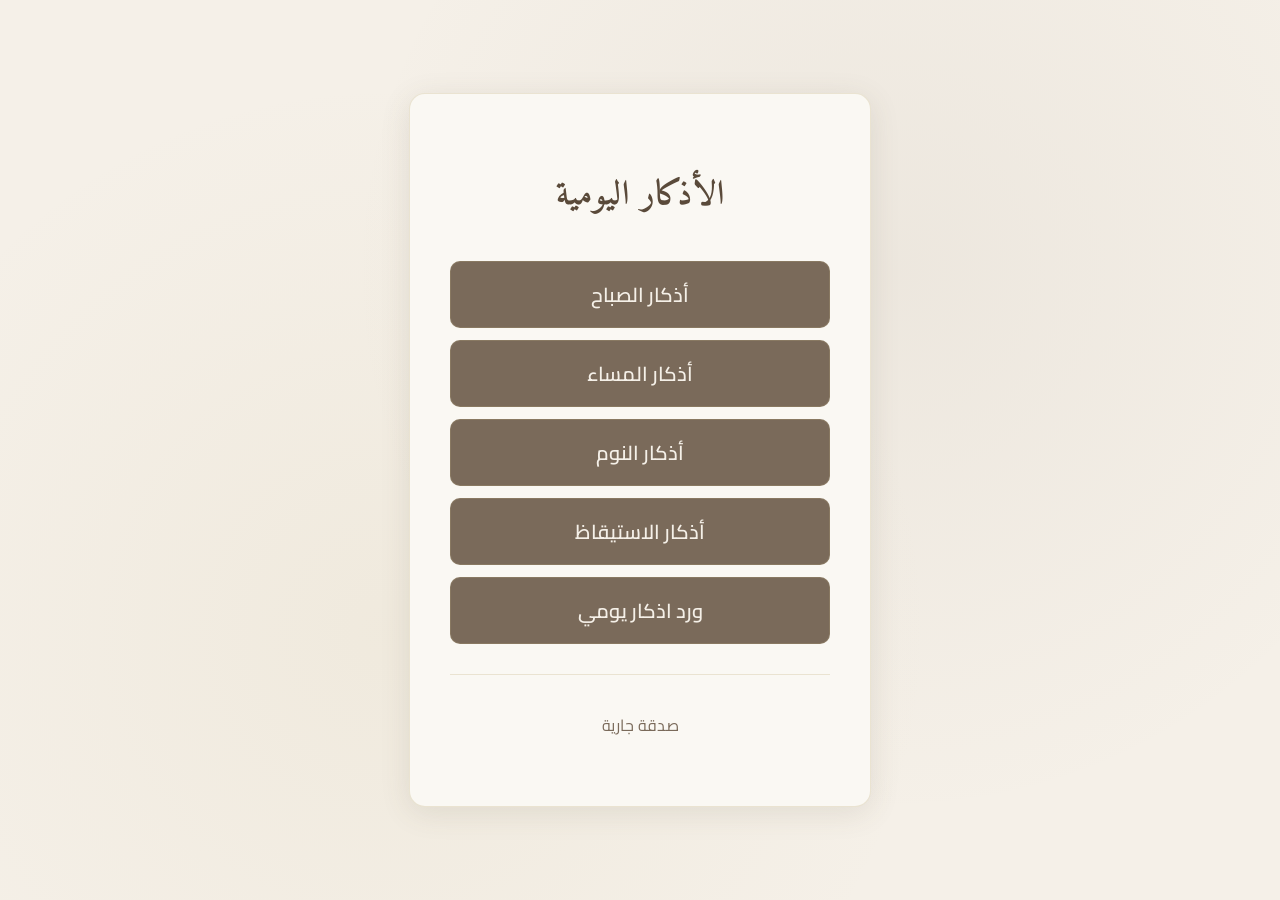
<file: index.html>
<!DOCTYPE html>
<html lang="ar">

<head>
  <meta charset="UTF-8" />
  <meta name="viewport" content="width=device-width, initial-scale=1.0" />
  <title>الأذكار اليومية</title>

  <link rel="stylesheet" href="https://cdnjs.cloudflare.com/ajax/libs/font-awesome/6.5.1/css/all.min.css" />

  <link rel="stylesheet" href="css/style.css" />
  <link rel="icon" href="images/logo.png">

  <meta name="description" content="تطبيق ويب بسيط لأذكار الصباح والمساء والنوم والاستيقاظ، صدقة جارية">
  <link rel="canonical" href="https://ahmedshawky10001-svg.github.io/daily-azkar/">
  <meta name="robots" content="index, follow">
  <meta name="theme-color" content="#0d0d0d">
  <meta name="author" content="Ahmed Shawky">

  <meta property="og:title" content="الأذكار اليومية">
  <meta property="og:description" content="تطبيق ويب بسيط لأذكار الصباح والمساء والنوم والاستيقاظ، صدقة جارية">
  <meta property="og:image" content="https://ahmedshawky10001-svg.github.io/daily-azkar/images/daily-azkar.webp">
  <meta property="og:url" content="https://ahmedshawky10001-svg.github.io/daily-azkar/">
  <meta property="og:type" content="website">

  <meta name="twitter:card" content="summary_large_image">
  <meta name="twitter:title" content="الأذكار اليومية">
  <meta name="twitter:description" content="تطبيق ويب بسيط لأذكار الصباح والمساء والنوم والاستيقاظ، صدقة جارية">
  <meta name="twitter:image" content="https://ahmedshawky10001-svg.github.io/daily-azkar/images/daily-azkar.webp">
</head>

<body class="index-body">

  <main class="index-container">

    <h1>الأذكار اليومية</h1>

    <a href="pages/اذكار الصباح.html">أذكار الصباح</a>

    <a href="pages/اذكار المساء.html">أذكار المساء</a>

    <a href="pages/اذكار النوم.html">أذكار النوم</a>

    <a href="pages/اذكار الاستيقاظ من النوم.html">أذكار الاستيقاظ</a>

    <a href="pages/ورد اذكار يومي.html">ورد اذكار يومي</a>

    <div class="sadaqa-text">
      <p>صدقة جارية</p>
    </div>

  </main>

</body>

</html>
</file>
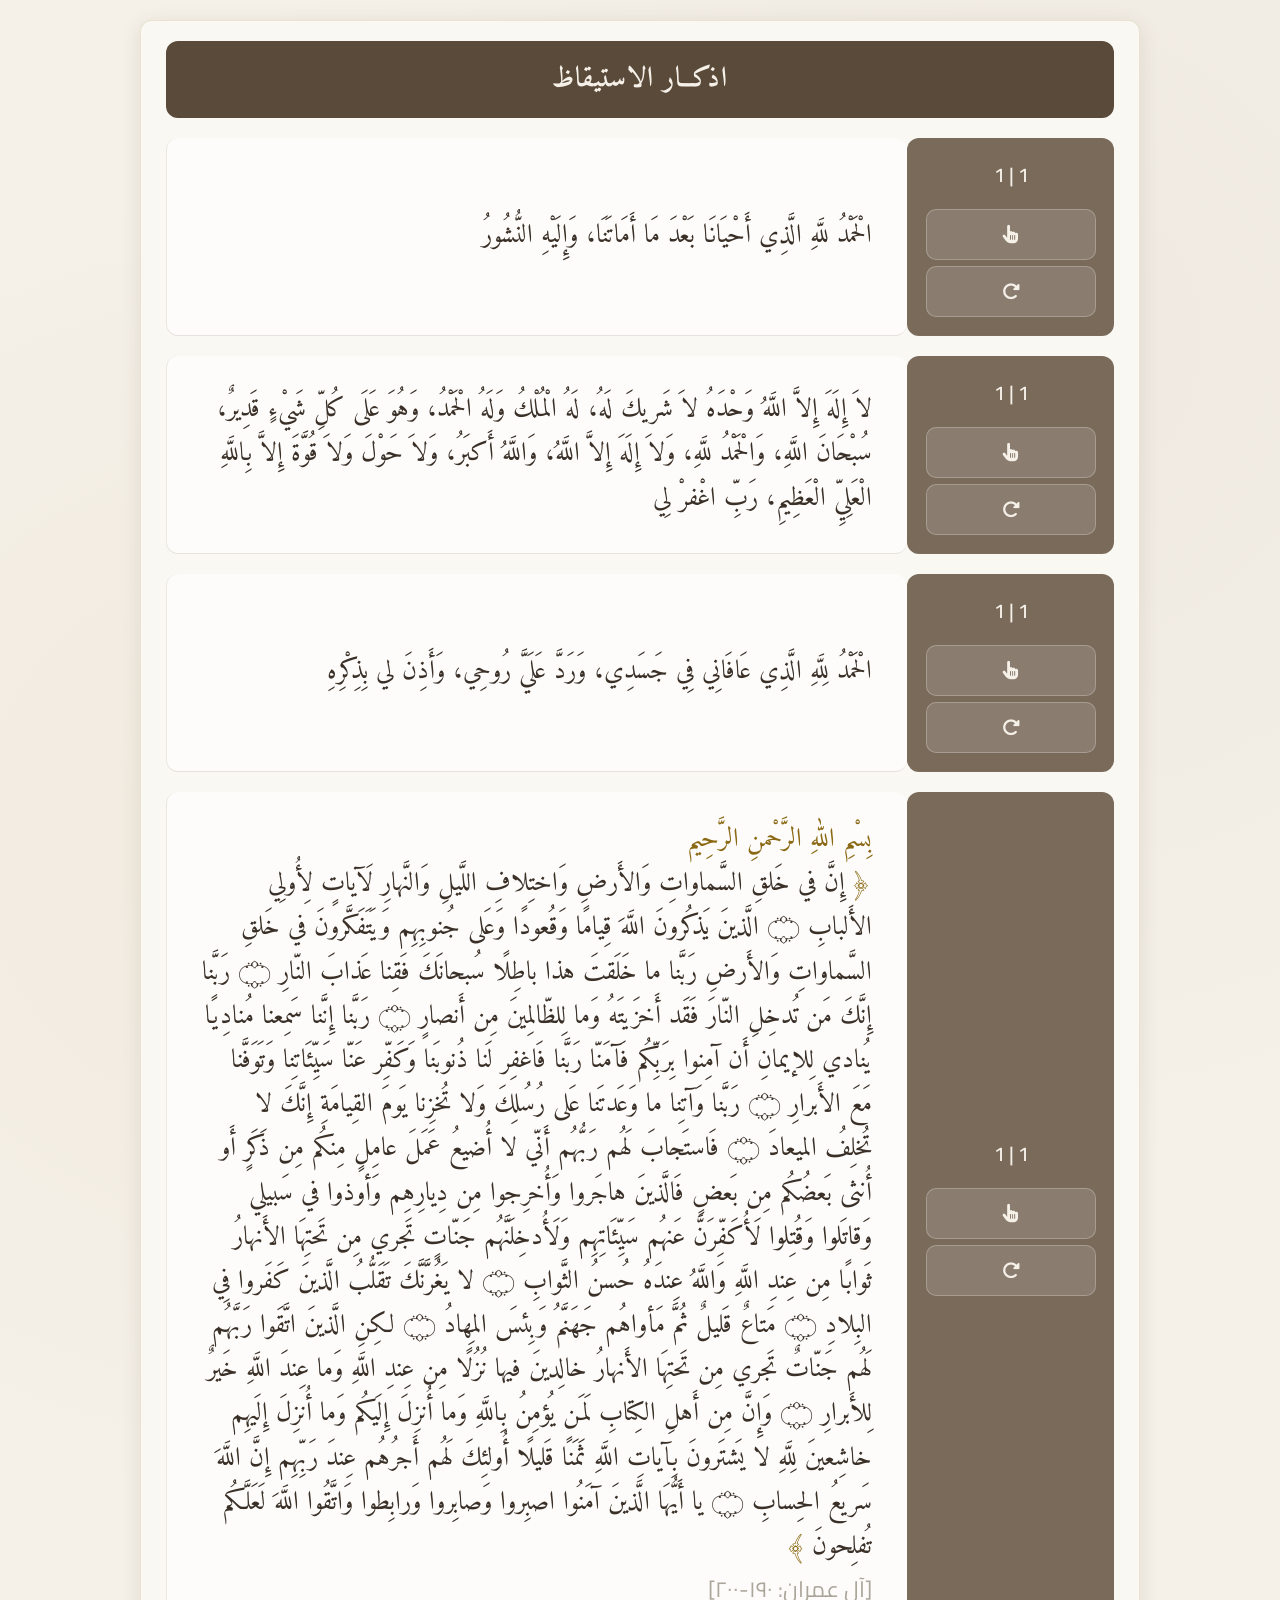
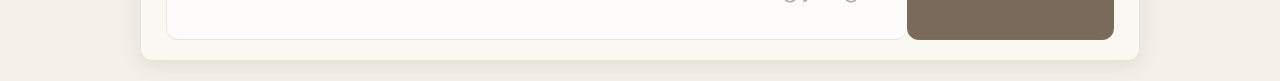
<file: pages/اذكار الاستيقاظ من النوم.html>
<!doctype html>
<html lang="ar">

<head>
  <meta charset="UTF-8" />
  <meta name="viewport" content="width=device-width, initial-scale=1.0" />
  <title>اذكــار الاستيقاظ</title>

  <!-- Font Awesome Icons -->
  <link rel="stylesheet" href="https://cdnjs.cloudflare.com/ajax/libs/font-awesome/6.5.1/css/all.min.css" />
  <link href="https://fonts.googleapis.com/css2?family=Noto+Naskh+Arabic&display=swap" rel="stylesheet" />

  <link rel="stylesheet" href="../css/style.css" />
  <link rel="icon" href="../images/logo.png">
</head>

<body>
  <table>
    <thead>
      <tr>
        <th colspan="2">
          <p class="text-haed">اذكــار الاستيقاظ</p>
        </th>
      </tr>
    </thead>

    <tbody>
      <!-- ذكر 1 -->
      <tr>
        <td class="counter_0">
          <div class="counter">1 | 1</div>
          <div class="kk">
            <button class="btn">
              <i class="fa-solid fa-hand-pointer"></i>
            </button>

            <button class="reset">
              <i class="fa-solid fa-rotate-right"></i>
            </button>
          </div>
        </td>
        <td class="text">
          <p class="text_0">
            الْحَمْدُ للَّهِ الَّذِي أَحْيَانَا بَعْدَ مَا أَمَاتَنَا، وَإِلَيْهِ النُّشُورُ
          </p>
        </td>
      </tr>

      <!-- ذكر 2 -->
      <tr>
        <td class="counter_0">
          <div class="counter">1 | 1</div>

          <div class="kk">
            <button class="btn">
              <i class="fa-solid fa-hand-pointer"></i>
            </button>

            <button class="reset">
              <i class="fa-solid fa-rotate-right"></i>
            </button>
          </div>
        </td>

        <td class="text">
          <p class="text_0">
            لاَ إِلَهَ إِلاَّ اللَّهُ وَحْدَهُ لاَ شَريكَ لَهُ، لَهُ الْمُلْكُ وَلَهُ الْحَمْدُ، وَهُوَ عَلَى كُلِّ
            شَيْءٍ قَدِيرٌ، سُبْحَانَ اللَّهِ، وَالْحَمْدُ للَّهِ، وَلاَ إِلَهَ إِلاَّ اللَّهُ، وَاللَّهُ أَكبَرُ، وَلاَ
            حَوْلَ وَلاَ قُوَّةَ إِلاَّ بِاللَّهِ الْعَلِيِّ الْعَظِيمِ، رَبِّ اغْفرْ لِي
          </p>
        </td>
      </tr>

      <!-- ذكر 3 -->
      <tr>
        <td class="counter_0">
          <div class="counter">1 | 1</div>

          <div class="kk">
            <button class="btn">
              <i class="fa-solid fa-hand-pointer"></i>
            </button>

            <button class="reset">
              <i class="fa-solid fa-rotate-right"></i>
            </button>
          </div>
        </td>

        <td class="text">
          <p class="text_0">
            الْحَمْدُ لِلَّهِ الَّذِي عَافَانِي فِي جَسَدِي، وَرَدَّ عَلَيَّ رُوحِي، وَأَذِنَ لي بِذِكْرِهِ
          </p>
        </td>
      </tr>
      <!-- ذكر 4 -->
      <tr>
        <td class="counter_0">
          <div class="counter">1 | 1</div>

          <div class="kk">
            <button class="btn">
              <i class="fa-solid fa-hand-pointer"></i>
            </button>

            <button class="reset">
              <i class="fa-solid fa-rotate-right"></i>
            </button>
          </div>
        </td>

        <td class="text">
          <p class="text_0">
            <span>بِسْمِ اللهِ الرَّحْمنِ الرَّحِيم</span><br />
            <span>﴿</span> إِنَّ في خَلقِ السَّماواتِ وَالأَرضِ وَاختِلافِ اللَّيلِ وَالنَّهارِ لَآياتٍ لِأُولِي
            الأَلبابِ ۝ الَّذينَ يَذكُرونَ اللَّهَ قِيامًا وَقُعودًا وَعَلى جُنوبِهِم وَيَتَفَكَّرونَ في خَلقِ
            السَّماواتِ وَالأَرضِ رَبَّنا ما خَلَقتَ هذا باطِلًا سُبحانَكَ فَقِنا عَذابَ النّارِ ۝ رَبَّنا إِنَّكَ مَن
            تُدخِلِ النّارَ فَقَد أَخزَيتَهُ وَما لِلظّالِمينَ مِن أَنصارٍ ۝ رَبَّنا إِنَّنا سَمِعنا مُنادِيًا يُنادي
            لِلإيمانِ أَن آمِنوا بِرَبِّكُم فَآمَنّا رَبَّنا فَاغفِر لَنا ذُنوبَنا وَكَفِّر عَنّا سَيِّئَاتِنا
            وَتَوَفَّنا مَعَ الأَبرارِ ۝ رَبَّنا وَآتِنا ما وَعَدتَنا عَلى رُسُلِكَ وَلا تُخزِنا يَومَ القِيامَةِ
            إِنَّكَ لا تُخلِفُ الميعادَ ۝ فَاستَجابَ لَهُم رَبُّهُم أَنّي لا أُضيعُ عَمَلَ عامِلٍ مِنكُم مِن ذَكَرٍ أَو
            أُنثى بَعضُكُم مِن بَعضٍ فَالَّذينَ هاجَروا وَأُخرِجوا مِن دِيارِهِم وَأوذوا في سَبيلي وَقاتَلوا وَقُتِلوا
            لَأُكَفِّرَنَّ عَنهُم سَيِّئَاتِهِم وَلَأُدخِلَنَّهُم جَنّاتٍ تَجري مِن تَحتِهَا الأَنهارُ ثَوابًا مِن عِندِ
            اللَّهِ وَاللَّهُ عِندَهُ حُسنُ الثَّوابِ ۝ لا يَغُرَّنَّكَ تَقَلُّبُ الَّذينَ كَفَروا فِي البِلادِ ۝ مَتاعٌ
            قَليلٌ ثُمَّ مَأواهُم جَهَنَّمُ وَبِئسَ المِهادُ ۝ لكِنِ الَّذينَ اتَّقَوا رَبَّهُم لَهُم جَنّاتٌ تَجري مِن
            تَحتِهَا الأَنهارُ خالِدينَ فيها نُزُلًا مِن عِندِ اللَّهِ وَما عِندَ اللَّهِ خَيرٌ لِلأَبرارِ ۝ وَإِنَّ مِن
            أَهلِ الكِتابِ لَمَن يُؤمِنُ بِاللَّهِ وَما أُنزِلَ إِلَيكُم وَما أُنزِلَ إِلَيهِم خاشِعينَ لِلَّهِ لا
            يَشتَرونَ بِآياتِ اللَّهِ ثَمَنًا قَليلًا أُولئِكَ لَهُم أَجرُهُم عِندَ رَبِّهِم إِنَّ اللَّهَ سَريعُ
            الحِسابِ ۝ يا أَيُّهَا الَّذينَ آمَنُوا اصبِروا وَصابِروا وَرابِطوا وَاتَّقُوا اللَّهَ لَعَلَّكُم تُفلِحونَ
            <span>﴾</span><br />
            <span class="vb">[آل عمران: ١٩٠-٢٠٠]</span>
          </p>
        </td>
      </tr>
      <script src="../js/script.js"></script>
</body>

</html>
</file>
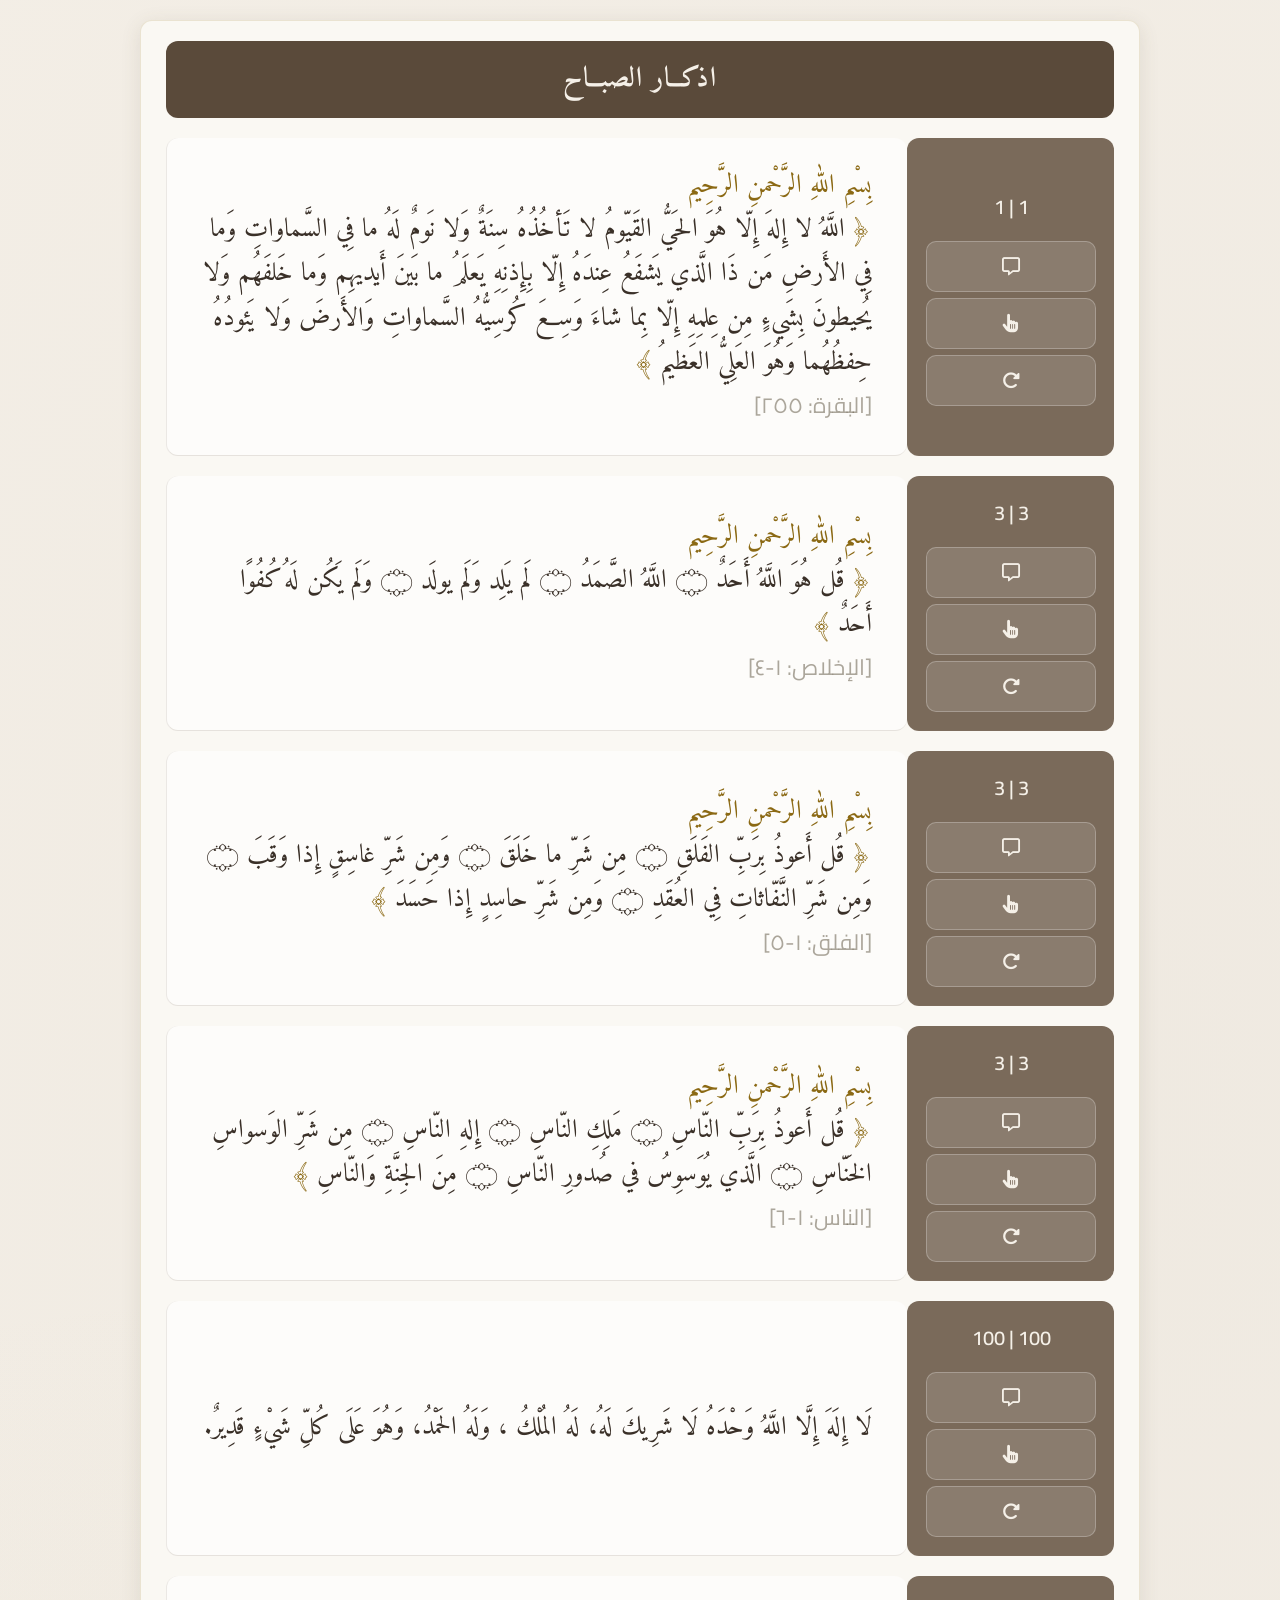
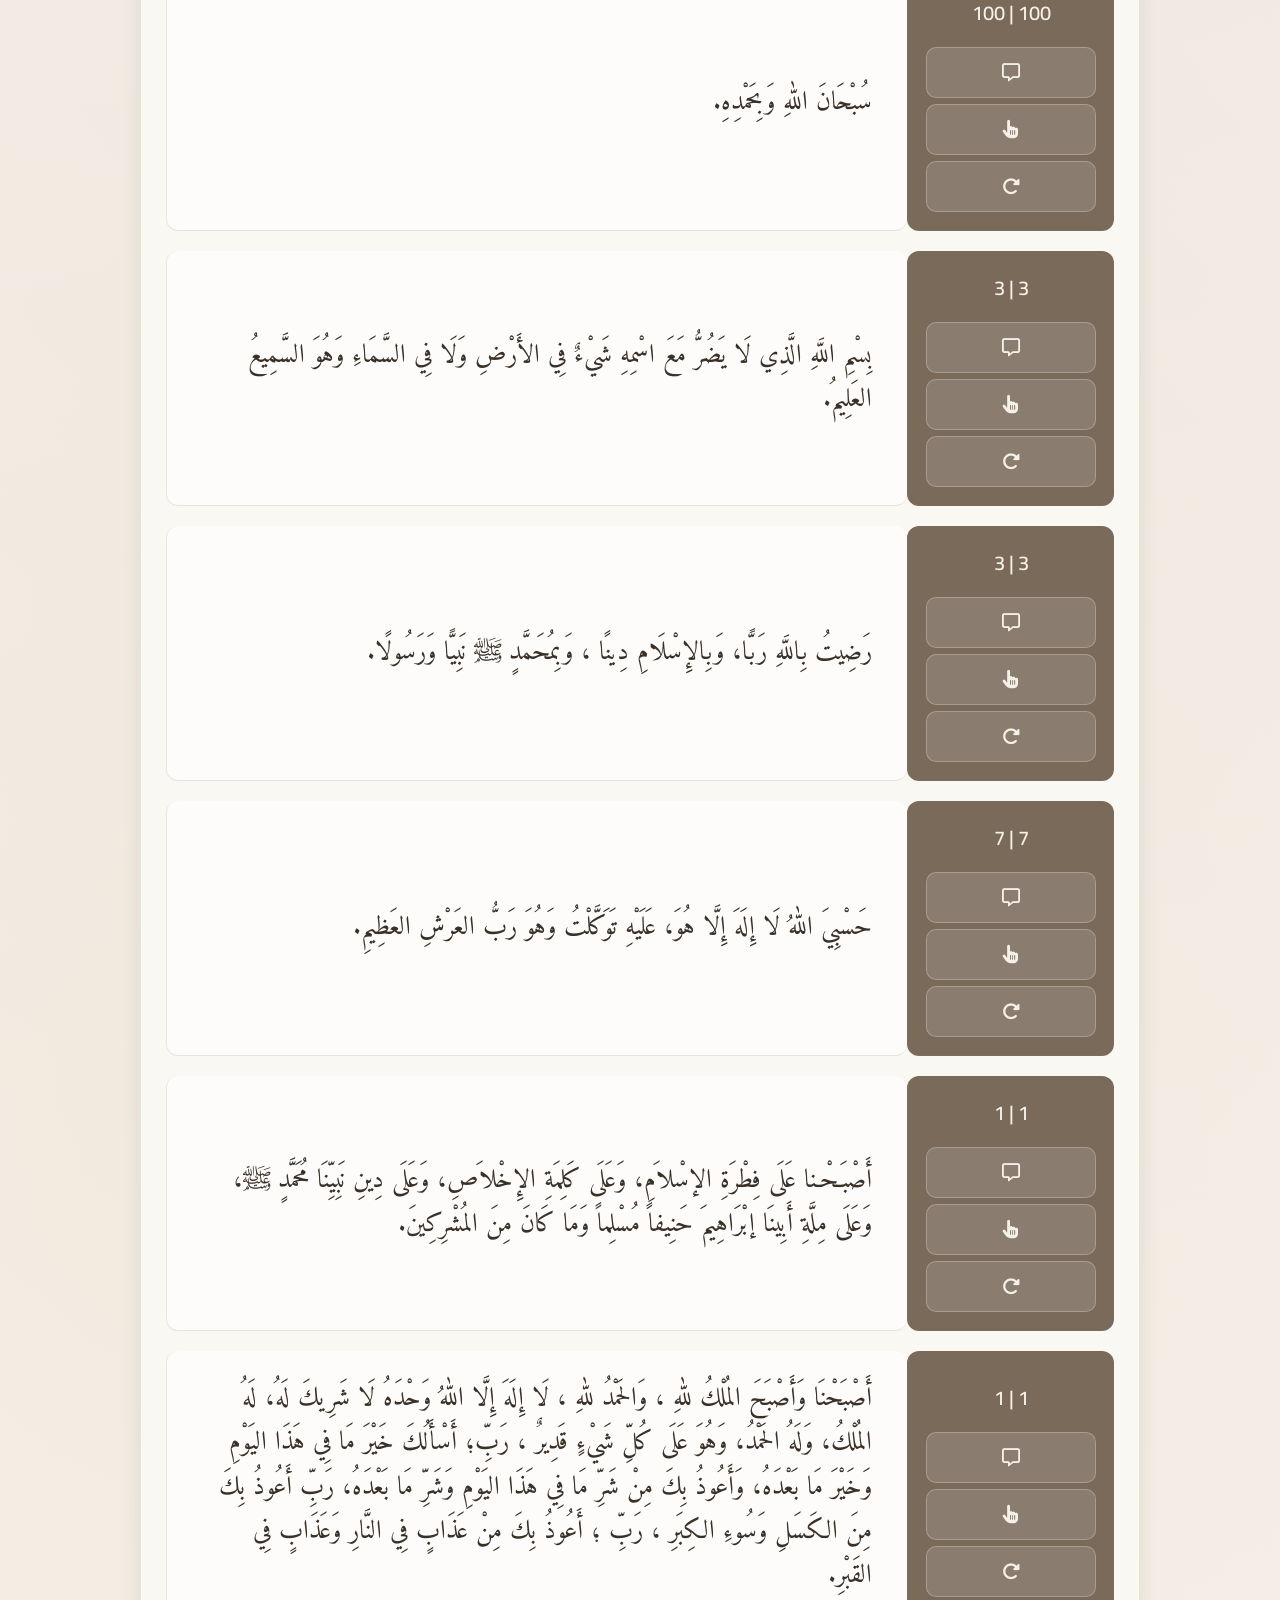
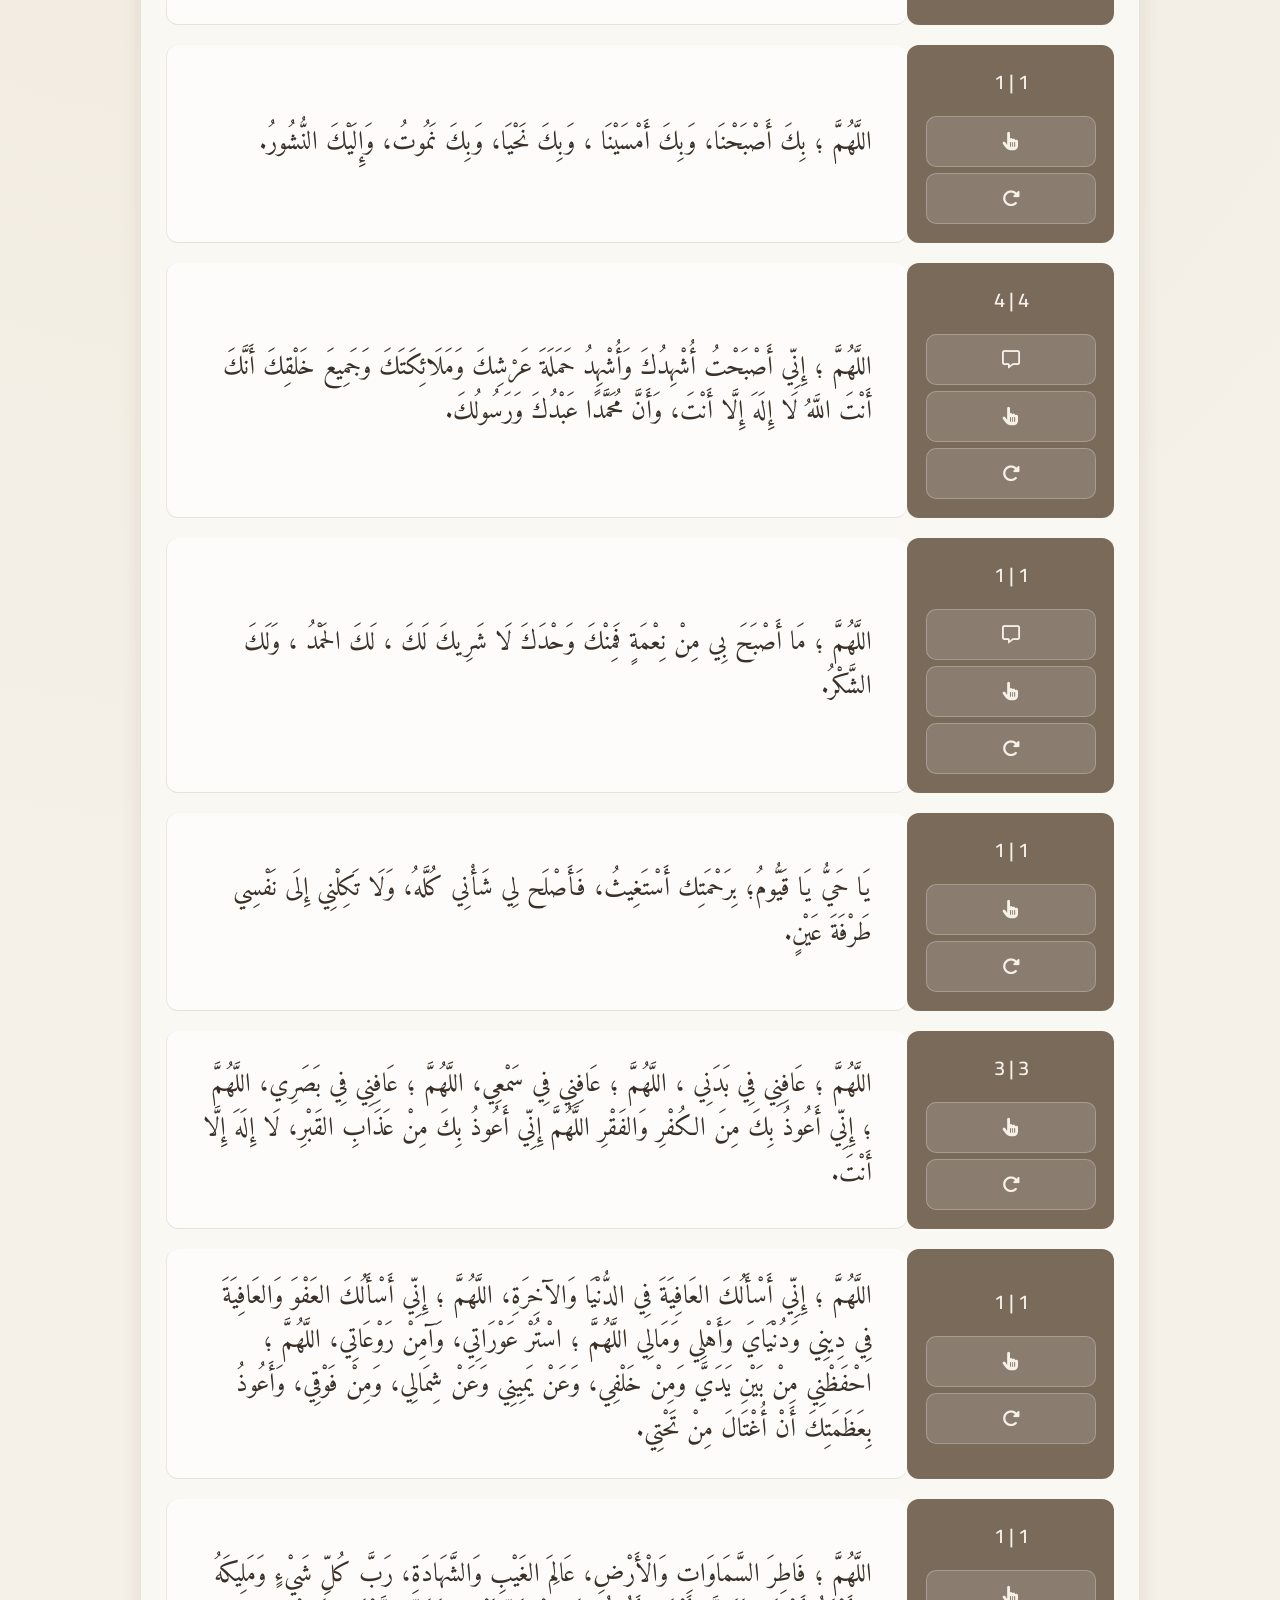
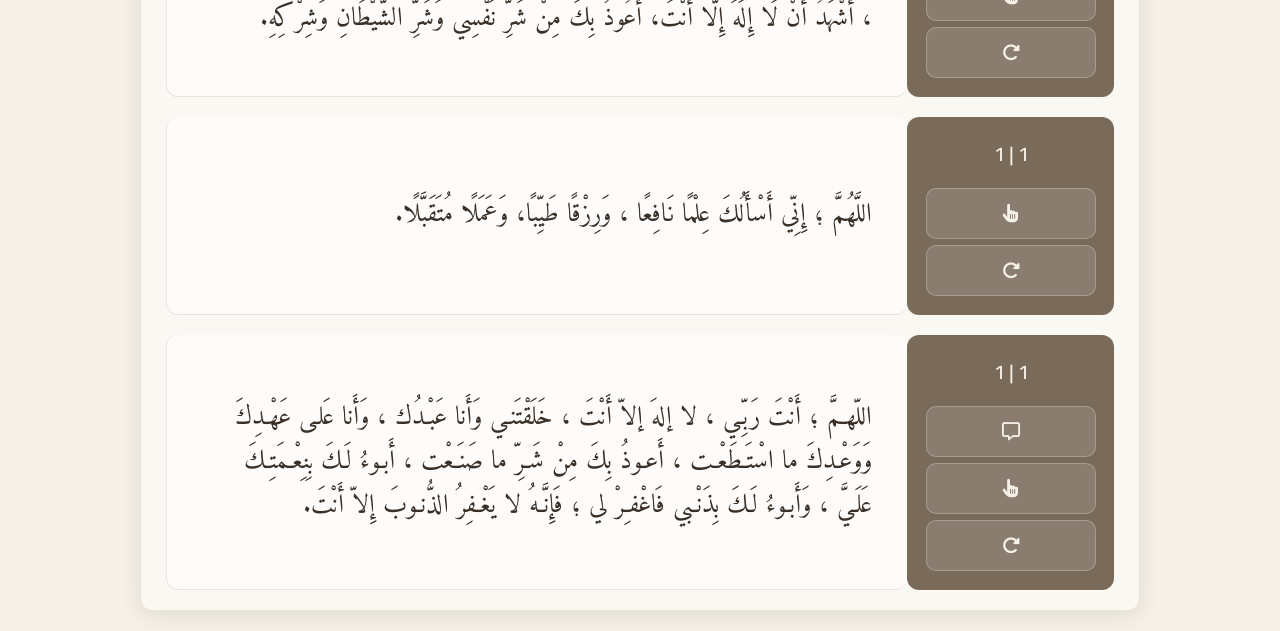
<file: pages/اذكار الصباح.html>
<!doctype html>
<html lang="ar">

<head>
  <meta charset="UTF-8" />
  <meta name="viewport" content="width=device-width, initial-scale=1.0" />
  <title>أذكار الصباح</title>

  <!-- Font Awesome Icons -->
  <link rel="stylesheet" href="https://cdnjs.cloudflare.com/ajax/libs/font-awesome/6.5.2/css/all.min.css">

  <link href="https://fonts.googleapis.com/css2?family=Noto+Naskh+Arabic&display=swap" rel="stylesheet" />
  <link rel="stylesheet" href="../css/style.css" />
  <link rel="icon" href="../images/logo.png">
</head>

<body>
  <table>
    <thead>
      <tr>
        <th colspan="2">
          <p class="text-haed">اذكــار الصبــاح</p>
        </th>
      </tr>
    </thead>

    <tbody>
      <!-- ذكر 1 -->
      <tr>
        <td class="counter_0">
          <div class="counter">1 | 1</div>

          <div class="kk">

            <dialog class="message">
              <button onclick="this.closest('.message').close()" class="close">
                <i class="fa-solid fa-xmark"></i>
              </button>
              <p class="dialog_text">
                [اية الكرسى - البقرة 255] من قالها حين يصبح أجير من الشيطان حتى يمسى ومن قالها حين يمسى أجير من الشيطان
                حتى يصبح
              </p>
            </dialog>
            <button onclick="this.previousElementSibling.showModal()" class="show">
              <i class="fa-duotone fa-regular fa-message"></i>
            </button>

            <button class="btn">
              <i class="fa-solid fa-hand-pointer"></i>
            </button>

            <button class="reset">
              <i class="fa-solid fa-rotate-right"></i>
            </button>
          </div>
        </td>

        <td class="text">
          <p class="text_0">
            <span>بِسْمِ اللهِ الرَّحْمنِ الرَّحِيم</span><br />
            <span>﴿</span> اللَّهُ لا إِلهَ إِلّا هُوَ الحَيُّ القَيّومُ لا
            تَأخُذُهُ سِنَةٌ وَلا نَومٌ لَهُ ما فِي السَّماواتِ وَما فِي
            الأَرضِ مَن ذَا الَّذي يَشفَعُ عِندَهُ إِلّا بِإِذنِهِ يَعلَمُ ما
            بَينَ أَيديهِم وَما خَلفَهُم وَلا يُحيطونَ بِشَيءٍ مِن عِلمِهِ
            إِلّا بِما شاءَ وَسِعَ كُرسِيُّهُ السَّماواتِ وَالأَرضَ وَلا
            يَئودُهُ حِفظُهُما وَهُوَ العَلِيُّ العَظيمُ <span>﴾</span><br />
            <span class="vb">[البقرة: ٢٥٥]</span>
          </p>
        </td>
      </tr>

      <!-- ذكر 2 -->
      <tr>
        <td class="counter_0">
          <div class="counter">3 | 3</div>

          <div class="kk">
            <dialog class="message">
              <button onclick="this.closest('.message').close()" class="close">
                <i class="fa-solid fa-xmark"></i>
              </button>
              <p class="dialog_text">
                من قالها حين يصبح وحين يمسى كفته من كل شىء (الإخلاص والمعوذتين)
              </p>
            </dialog>
            <button onclick="this.previousElementSibling.showModal()" class="show">
              <i class="fa-duotone fa-regular fa-message"></i>
            </button>

            <button class="btn">
              <i class="fa-solid fa-hand-pointer"></i>
            </button>

            <button class="reset">
              <i class="fa-solid fa-rotate-right"></i>
            </button>
          </div>
        </td>

        <td class="text">
          <p class="text_0">
            <span>بِسْمِ اللهِ الرَّحْمنِ الرَّحِيم</span><br />
            <span>﴿</span> قُل هُوَ اللَّهُ أَحَدٌ ۝ اللَّهُ الصَّمَدُ ۝ لَم
            يَلِد وَلَم يولَد ۝ وَلَم يَكُن لَهُ كُفُوًا أَحَدٌ <span>﴾</span><br />
            <span class="vb">[الإخلاص: ١-٤]</span>
          </p>
        </td>
      </tr>

      <!-- ذكر 3 -->
      <tr>
        <td class="counter_0">
          <div class="counter">3 | 3</div>

          <div class="kk">
            <dialog class="message">
              <button onclick="this.closest('.message').close()" class="close">
                <i class="fa-solid fa-xmark"></i>
              </button>
              <p class="dialog_text">
                من قالها حين يصبح وحين يمسى كفته من كل شىء (الإخلاص والمعوذتين)
              </p>
            </dialog>
            <button onclick="this.previousElementSibling.showModal()" class="show">
              <i class="fa-duotone fa-regular fa-message"></i>
            </button>

            <button class="btn">
              <i class="fa-solid fa-hand-pointer"></i>
            </button>

            <button class="reset">
              <i class="fa-solid fa-rotate-right"></i>
            </button>
          </div>
        </td>

        <td class="text">
          <p class="text_0">
            <span>بِسْمِ اللهِ الرَّحْمنِ الرَّحِيم</span><br />
            <span>﴿</span> قُل أَعوذُ بِرَبِّ الفَلَقِ ۝ مِن شَرِّ ما خَلَقَ ۝ وَمِن شَرِّ غاسِقٍ إِذا وَقَبَ ۝ وَمِن
            شَرِّ النَّفّاثاتِ فِي العُقَدِ ۝ وَمِن شَرِّ حاسِدٍ إِذا حَسَدَ <span>﴾</span><br />
            <span class="vb">[الفلق: ١-٥]</span>
          </p>
        </td>
      </tr>

      <!-- ذكر 4 -->
      <tr>
        <td class="counter_0">
          <div class="counter">3 | 3</div>

          <div class="kk">
            <dialog class="message">
              <button onclick="this.closest('.message').close()" class="close">
                <i class="fa-solid fa-xmark"></i>
              </button>
              <p class="dialog_text">
                من قالها حين يصبح وحين يمسى كفته من كل شىء (الإخلاص والمعوذتين)
              </p>
            </dialog>
            <button onclick="this.previousElementSibling.showModal()" class="show">
              <i class="fa-duotone fa-regular fa-message"></i>
            </button>

            <button class="btn">
              <i class="fa-solid fa-hand-pointer"></i>
            </button>

            <button class="reset">
              <i class="fa-solid fa-rotate-right"></i>
            </button>
          </div>
        </td>

        <td class="text">
          <p class="text_0">
            <span>بِسْمِ اللهِ الرَّحْمنِ الرَّحِيم</span><br />
            <span>﴿</span> قُل أَعوذُ بِرَبِّ النّاسِ ۝ مَلِكِ النّاسِ ۝ إِلهِ النّاسِ ۝ مِن شَرِّ الوَسواسِ الخَنّاسِ ۝
            الَّذي يُوَسوِسُ في صُدورِ النّاسِ ۝ مِنَ الجِنَّةِ وَالنّاسِ <span>﴾</span><br />
            <span class="vb">[الناس: ١-٦]</span>
          </p>
        </td>
      </tr>

      <!-- ذكر 5 -->
      <tr>
        <td class="counter_0">
          <div class="counter">100 | 100</div>

          <div class="kk">
            <dialog class="message">
              <button onclick="this.closest('.message').close()" class="close">
                <i class="fa-solid fa-xmark"></i>
              </button>
              <p class="dialog_text">
                كانت له عدل عشر رقاب، وكتب له مائة حسنة، ومحا عنه مائة سيئة، وكان في حرز من الشيطان في يومه ذلك حتى
                يمسي، ولم يأت أحد بأفضل مما جاء به إلا رجل عمل أكثر من عمله
              </p>
            </dialog>
            <button onclick="this.previousElementSibling.showModal()" class="show">
              <i class="fa-duotone fa-regular fa-message"></i>
            </button>

            <button class="btn">
              <i class="fa-solid fa-hand-pointer"></i>
            </button>

            <button class="reset">
              <i class="fa-solid fa-rotate-right"></i>
            </button>
          </div>
        </td>

        <td class="text">
          <p class="text_0">
            لَا إِلَهَ إِلَّا اللَّهُ وَحْدَهُ لَا شَرِيكَ لَهُ، لَهُ المُلْكُ
            ، وَلَهُ الحَمْدُ، وَهُوَ عَلَى كُلِّ شَيْءٍ قَدِيرٌ.
          </p>
        </td>
      </tr>

      <!-- ذكر 6 -->
      <tr>
        <td class="counter_0">
          <div class="counter">100 | 100</div>

          <div class="kk">
            <dialog class="message">
              <button onclick="this.closest('.message').close()" class="close">
                <i class="fa-solid fa-xmark"></i>
              </button>
              <p class="dialog_text">
                حطت خطاياه وإن كانت مثل زبد البحر. ولم يأت أحد يوم القيامة بأفضل مما جاء به إلا أحد قال مثل ما قال أو
                زاد عليه
              </p>
            </dialog>
            <button onclick="this.previousElementSibling.showModal()" class="show">
              <i class="fa-duotone fa-regular fa-message"></i>
            </button>

            <button class="btn">
              <i class="fa-solid fa-hand-pointer"></i>
            </button>

            <button class="reset">
              <i class="fa-solid fa-rotate-right"></i>
            </button>
          </div>
        </td>

        <td class="text">
          <p class="text_0">سُبْحَانَ اللهِ وَبِحَمْدِهِ.</p>
        </td>
      </tr>

      <!-- ذكر 7 -->
      <tr>
        <td class="counter_0">
          <div class="counter">3 | 3</div>

          <div class="kk">
            <dialog class="message">
              <button onclick="this.closest('.message').close()" class="close">
                <i class="fa-solid fa-xmark"></i>
              </button>
              <p class="dialog_text">
                لم يضره من الله شيء
              </p>
            </dialog>
            <button onclick="this.previousElementSibling.showModal()" class="show">
              <i class="fa-duotone fa-regular fa-message"></i>
            </button>

            <button class="btn">
              <i class="fa-solid fa-hand-pointer"></i>
            </button>

            <button class="reset">
              <i class="fa-solid fa-rotate-right"></i>
            </button>
          </div>
        </td>

        <td class="text">
          <p class="text_0">
            بِسْمِ اللَّهِ الَّذِي لَا يَضُرُّ مَعَ اسْمِهِ شَيْءٌ فِي
            الأَرْضِ وَلَا فِي السَّمَاءِ وَهُوَ السَّمِيعُ العَلِيمُ.
          </p>
        </td>
      </tr>

      <!-- ذكر 8 -->
      <tr>
        <td class="counter_0">
          <div class="counter">3 | 3</div>

          <div class="kk">
            <dialog class="message">
              <button onclick="this.closest('.message').close()" class="close">
                <i class="fa-solid fa-xmark"></i>
              </button>
              <p class="dialog_text">
                من قالها حين يصبح وحين يمسى كان حقا على الله أن يرضيه يوم القيامة
              </p>
            </dialog>
            <button onclick="this.previousElementSibling.showModal()" class="show">
              <i class="fa-duotone fa-regular fa-message"></i>
            </button>

            <button class="btn">
              <i class="fa-solid fa-hand-pointer"></i>
            </button>

            <button class="reset">
              <i class="fa-solid fa-rotate-right"></i>
            </button>
          </div>
        </td>

        <td class="text">
          <p class="text_0">
            رَضِيتُ بِاللَّهِ رَبًّا، وَبِالإِسْلَامِ دِينًا ، وَبِمُحَمَّدٍ ﷺ
            نَبِيًّا وَرَسُولًا.
          </p>
        </td>
      </tr>

      <!-- ذكر 9 -->
      <tr>
        <td class="counter_0">
          <div class="counter">7 | 7</div>

          <div class="kk">
            <dialog class="message">
              <button onclick="this.closest('.message').close()" class="close">
                <i class="fa-solid fa-xmark"></i>
              </button>
              <p class="dialog_text">
                من قالها كفاه الله ما أهمه من أمر الدنيا والأخرة.
              </p>
            </dialog>
            <button onclick="this.previousElementSibling.showModal()" class="show">
              <i class="fa-duotone fa-regular fa-message"></i>
            </button>

            <button class="btn">
              <i class="fa-solid fa-hand-pointer"></i>
            </button>

            <button class="reset">
              <i class="fa-solid fa-rotate-right"></i>
            </button>
          </div>
        </td>

        <td class="text">
          <p class="text_0">
            حَسْبِيَ اللهُ لَا إِلَهَ إِلَّا هُوَ، عَلَيْهِ تَوَكَّلْتُ وَهُوَ
            رَبُّ العَرْشِ العَظِيمِ.
          </p>
        </td>
      </tr>

      <!-- ذكر 10 -->
      <tr>
        <td class="counter_0">
          <div class="counter">1 | 1</div>

          <div class="kk">
            <dialog class="message">
              <button onclick="this.closest('.message').close()" class="close">
                <i class="fa-solid fa-xmark"></i>
              </button>
              <p class="dialog_text">
                كان النبي ﷺ يقول هذا الذكر عند إصباحه وإمسائه، ليتذكر نعم الله عليه، ويجدد إيمانه، ويعلن تمسكه بدين الله
                الحق.
              </p>
            </dialog>
            <button onclick="this.previousElementSibling.showModal()" class="show">
              <i class="fa-duotone fa-regular fa-message"></i>
            </button>

            <button class="btn">
              <i class="fa-solid fa-hand-pointer"></i>
            </button>

            <button class="reset">
              <i class="fa-solid fa-rotate-right"></i>
            </button>
          </div>
        </td>

        <td class="text">
          <p class="text_0">
            أَصْبَـحْـنا عَلَى فِطْرَةِ الإسْلاَمِ، وَعَلَى كَلِمَةِ الإِخْلاَصِ، وَعَلَى دِينِ نَبِيِّنَا مُحَمَّدٍ ﷺ،
            وَعَلَى مِلَّةِ أَبِينَا إبْرَاهِيمَ حَنِيفاً مُسْلِماً وَمَا كَانَ مِنَ المُشْرِكِينَ.
          </p>
        </td>
      </tr>

      <!-- ذكر 11 -->
      <tr>
        <td class="counter_0">
          <div class="counter">1 | 1</div>

          <div class="kk">
            <dialog class="message">
              <button onclick="this.closest('.message').close()" class="close">
                <i class="fa-solid fa-xmark"></i>
              </button>
              <p class="dialog_text">
                تفويض وتوكل على الله، وطلب للتوفيق والفتح في كل أمور اليوم، واستعاذة به من كل شر.
              </p>
            </dialog>
            <button onclick="this.previousElementSibling.showModal()" class="show">
              <i class="fa-duotone fa-regular fa-message"></i>
            </button>

            <button class="btn">
              <i class="fa-solid fa-hand-pointer"></i>
            </button>

            <button class="reset">
              <i class="fa-solid fa-rotate-right"></i>
            </button>
          </div>
        </td>

        <td class="text">
          <p class="text_0">
            أَصْبَحْنَا وَأَصْبَحَ المُلْكُ للهِ ، وَالحَمْدُ للهِ ، لَا
            إِلَهَ إِلَّا اللهُ وَحْدَهُ لَا شَرِيكَ لَهُ، لَهُ المُلْكُ،
            وَلَهُ الحَمْدُ، وَهُوَ عَلَى كُلِّ شَيْءٍ قَدِيرٌ ، رَبِّ؛
            أَسْأَلُكَ خَيْرَ مَا فِي هَذَا اليَوْمِ وَخَيْرَ مَا بَعْدَهُ،
            وَأَعُوذُ بِكَ مِنْ شَرِّ مَا فِي هَذَا اليَوْمِ وَشَرِّ مَا
            بَعْدَهُ، رَبِّ أَعُوذُ بِكَ مِنَ الكَسَلِ وَسُوءِ الكِبَرِ ،
            رَبِّ ؛ أَعُوذُ بِكَ مِنْ عَذَابٍ فِي النَّارِ وَعَذَابٍ فِي
            القَبْرِ.
          </p>
        </td>
      </tr>

      <!-- ذكر 12 -->
      <tr>
        <td class="counter_0">
          <div class="counter">1 | 1</div>

          <div class="kk">
            <button class="btn">
              <i class="fa-solid fa-hand-pointer"></i>
            </button>

            <button class="reset">
              <i class="fa-solid fa-rotate-right"></i>
            </button>
          </div>
        </td>

        <td class="text">
          <p class="text_0">
            اللَّهُمَّ ؛ بِكَ أَصْبَحْنَا، وَبِكَ أَمْسَيْنَا ، وَبِكَ
            نَحْيَا، وَبِكَ نَمُوتُ، وَإِلَيْكَ النُّشُورُ.
          </p>
        </td>
      </tr>

      <!-- ذكر 13 -->
      <tr>
        <td class="counter_0">
          <div class="counter">4 | 4</div>

          <div class="kk">
            <dialog class="message">
              <button onclick="this.closest('.message').close()" class="close">
                <i class="fa-solid fa-xmark"></i>
              </button>
              <p class="dialog_text">
                من قالها حين يصبح أو يمسي أربع مرات أعتقه الله من النار.
              </p>
            </dialog>
            <button onclick="this.previousElementSibling.showModal()" class="show">
              <i class="fa-duotone fa-regular fa-message"></i>
            </button>

            <button class="btn">
              <i class="fa-solid fa-hand-pointer"></i>
            </button>

            <button class="reset">
              <i class="fa-solid fa-rotate-right"></i>
            </button>
          </div>
        </td>

        <td class="text">
          <p class="text_0">
            اللَّهُمَّ ؛ إِنِّي أَصْبَحْتُ أُشْهِدُكَ وَأُشْهِدُ حَمَلَةَ
            عَرْشِكَ وَمَلَائِكَتَكَ وَجَمِيعَ خَلْقِكَ أَنَّكَ أَنْتَ اللَّهُ
            لَا إِلَهَ إِلَّا أَنْتَ، وَأَنَّ مُحَمَّدًا عَبْدُكَ وَرَسُولُكَ.
          </p>
        </td>
      </tr>

      <!-- ذكر 14 -->
      <tr>
        <td class="counter_0">
          <div class="counter">1 | 1</div>

          <div class="kk">
            <dialog class="message">
              <button onclick="this.closest('.message').close()" class="close">
                <i class="fa-solid fa-xmark"></i>
              </button>
              <p class="dialog_text">
                من قالها حين يصبح فقد أدى شكر يومه ومن قالها حين يمسي فقد أدى شكر ليلته.
              </p>
            </dialog>
            <button onclick="this.previousElementSibling.showModal()" class="show">
              <i class="fa-duotone fa-regular fa-message"></i>
            </button>

            <button class="btn">
              <i class="fa-solid fa-hand-pointer"></i>
            </button>

            <button class="reset">
              <i class="fa-solid fa-rotate-right"></i>
            </button>
          </div>
        </td>

        <td class="text">
          <p class="text_0">
            اللَّهُمَّ ؛ مَا أَصْبَحَ بِي مِنْ نِعْمَةٍ فَمِنْكَ وَحْدَكَ لَا
            شَرِيكَ لَكَ ، لَكَ الحَمْدُ ، وَلَكَ الشَّكْرُ.
          </p>
        </td>
      </tr>

      <!-- ذكر 15 -->
      <tr>
        <td class="counter_0">
          <div class="counter">1 | 1</div>

          <div class="kk">
            <button class="btn">
              <i class="fa-solid fa-hand-pointer"></i>
            </button>

            <button class="reset">
              <i class="fa-solid fa-rotate-right"></i>
            </button>
          </div>
        </td>

        <td class="text">
          <p class="text_0">
            يَا حَيُّ يَا قَيُّومُ؛ بِرَحْمَتِك أَسْتَغِيثُ، فَأَصْلَح لِي
            شَأْنِي كُلَّهُ، وَلَا تَكِلْنِي إِلَى نَفْسِي طَرْفَةَ عَيْنٍ.
          </p>
        </td>
      </tr>

      <!-- ذكر 16 -->
      <tr>
        <td class="counter_0">
          <div class="counter">3 | 3</div>

          <div class="kk">
            <button class="btn">
              <i class="fa-solid fa-hand-pointer"></i>
            </button>

            <button class="reset">
              <i class="fa-solid fa-rotate-right"></i>
            </button>
          </div>
        </td>

        <td class="text">
          <p class="text_0">
            اللَّهُمَّ ؛ عَافِنِي فِي بَدَنِي ، اللَّهُمَّ ؛ عَافِنِي فِي
            سَمْعِي، اللَّهُمَّ ؛ عَافِنِي فِي بَصَرِي، اللَّهُمَّ ؛ إِنِّي
            أَعُوذُ بِكَ مِنَ الكُفْرِ وَالفَقْرِ اللَّهُمَّ إِنِّي أَعُوذُ
            بِكَ مِنْ عَذَابِ القَبْرِ، لَا إِلَهَ إِلَّا أَنْتَ.
          </p>
        </td>
      </tr>

      <!-- ذكر 17 -->
      <tr>
        <td class="counter_0">
          <div class="counter">1 | 1</div>

          <div class="kk">
            <button class="btn">
              <i class="fa-solid fa-hand-pointer"></i>
            </button>

            <button class="reset">
              <i class="fa-solid fa-rotate-right"></i>
            </button>
          </div>
        </td>

        <td class="text">
          <p class="text_0">
            اللَّهُمَّ ؛ إِنِّي أَسْأَلُكَ العَافِيَةَ فِي الدُّنْيَا
            وَالآخِرَةِ، اللَّهُمَّ ؛ إِنِّي أَسْأَلُكَ العَفْوَ وَالعَافِيَةَ
            فِي دِينِي وَدُنْيَايَ وَأَهْلِي وَمَالِي اللَّهُمَّ ؛ اسْتُرْ
            عَوْرَاتِي، وَآمِنْ رَوْعَاتِي، اللَّهُمَّ ؛ احْفَظْنِي مِنْ
            بَيْنِ يَدَيَّ وَمِنْ خَلْفِي، وَعَنْ يَمِينِي وَعَنْ شِمَالِي،
            وَمِنْ فَوْقِي، وَأَعُوذُ بِعَظَمَتِكَ أَنْ أُغْتَالَ مِنْ
            تَحْتِي.
          </p>
        </td>
      </tr>

      <!-- ذكر 18 -->
      <tr>
        <td class="counter_0">
          <div class="counter">1 | 1</div>

          <div class="kk">
            <button class="btn">
              <i class="fa-solid fa-hand-pointer"></i>
            </button>

            <button class="reset">
              <i class="fa-solid fa-rotate-right"></i>
            </button>
          </div>
        </td>

        <td class="text">
          <p class="text_0">
            اللَّهُمَّ ؛ فَاطِرَ السَّمَاوَاتِ وَالْأَرْضِ، عَالِمَ الغَيْبِ
            وَالشَّهَادَةِ، رَبَّ كُلِّ شَيْءٍ وَمَلِيكَهُ ، أَشْهَدُ أَنْ لَا
            إِلَهَ إِلَّا أَنْتَ، أَعُوذُ بِكَ مِنْ شَرِّ نَفْسِي وَشَرِّ
            الشَّيْطَانِ وَشِرْكِهِ.
          </p>
        </td>
      </tr>

      <!-- ذكر 19 -->
      <tr>
        <td class="counter_0">
          <div class="counter">1 | 1</div>

          <div class="kk">
            <button class="btn">
              <i class="fa-solid fa-hand-pointer"></i>
            </button>

            <button class="reset">
              <i class="fa-solid fa-rotate-right"></i>
            </button>
          </div>
        </td>

        <td class="text">
          <p class="text_0">
            اللَّهُمَّ ؛ إِنِّي أَسْأَلُكَ عِلْمًا نَافِعًا ، وَرِزْقًا
            طَيِّبًا، وَعَمَلًا مُتَقَبَّلًا.
          </p>
        </td>
      </tr>

      <!-- ذكر 20 -->
      <tr>
        <td class="counter_0">
          <div class="counter">1 | 1</div>

          <div class="kk">
            <dialog class="message">
              <button onclick="this.closest('.message').close()" class="close">
                <i class="fa-solid fa-xmark"></i>
              </button>
              <p class="dialog_text">
                من قالها موقنا بها حين يمسى ومات من ليلته دخل الجنة وكذلك حين يصبح.
              </p>
            </dialog>
            <button onclick="this.previousElementSibling.showModal()" class="show">
              <i class="fa-duotone fa-regular fa-message"></i>
            </button>

            <button class="btn">
              <i class="fa-solid fa-hand-pointer"></i>
            </button>

            <button class="reset">
              <i class="fa-solid fa-rotate-right"></i>
            </button>
          </div>
        </td>

        <td class="text">
          <p class="text_0">
            اللّهـمَّ ؛ أَنْتَ رَبِّـي ، لا إلهَ إلاّ أَنْتَ ، خَلَقْتَنـي
            وَأَنا عَبْـدُك ، وَأَنا عَلـى عَهْـدِكَ وَوَعْـدِكَ ما
            اسْتَـطَعْـت ، أَعـوذُ بِكَ مِنْ شَـرِّ ما صَنَـعْت ، أَبـوءُ
            لَـكَ بِنِعْـمَتِـكَ عَلَـيَّ ، وَأَبـوءُ لَـكَ بِذَنْـبي
            فَاغْفـِرْ لي ؛ فَإِنَّـهُ لا يَغْـفِرُ الذُّنـوبَ إِلاّ أَنْتَ.
          </p>
        </td>
      </tr>
    </tbody>
  </table>
  <script src="../js/script.js"></script>
</body>

</html>
</file>
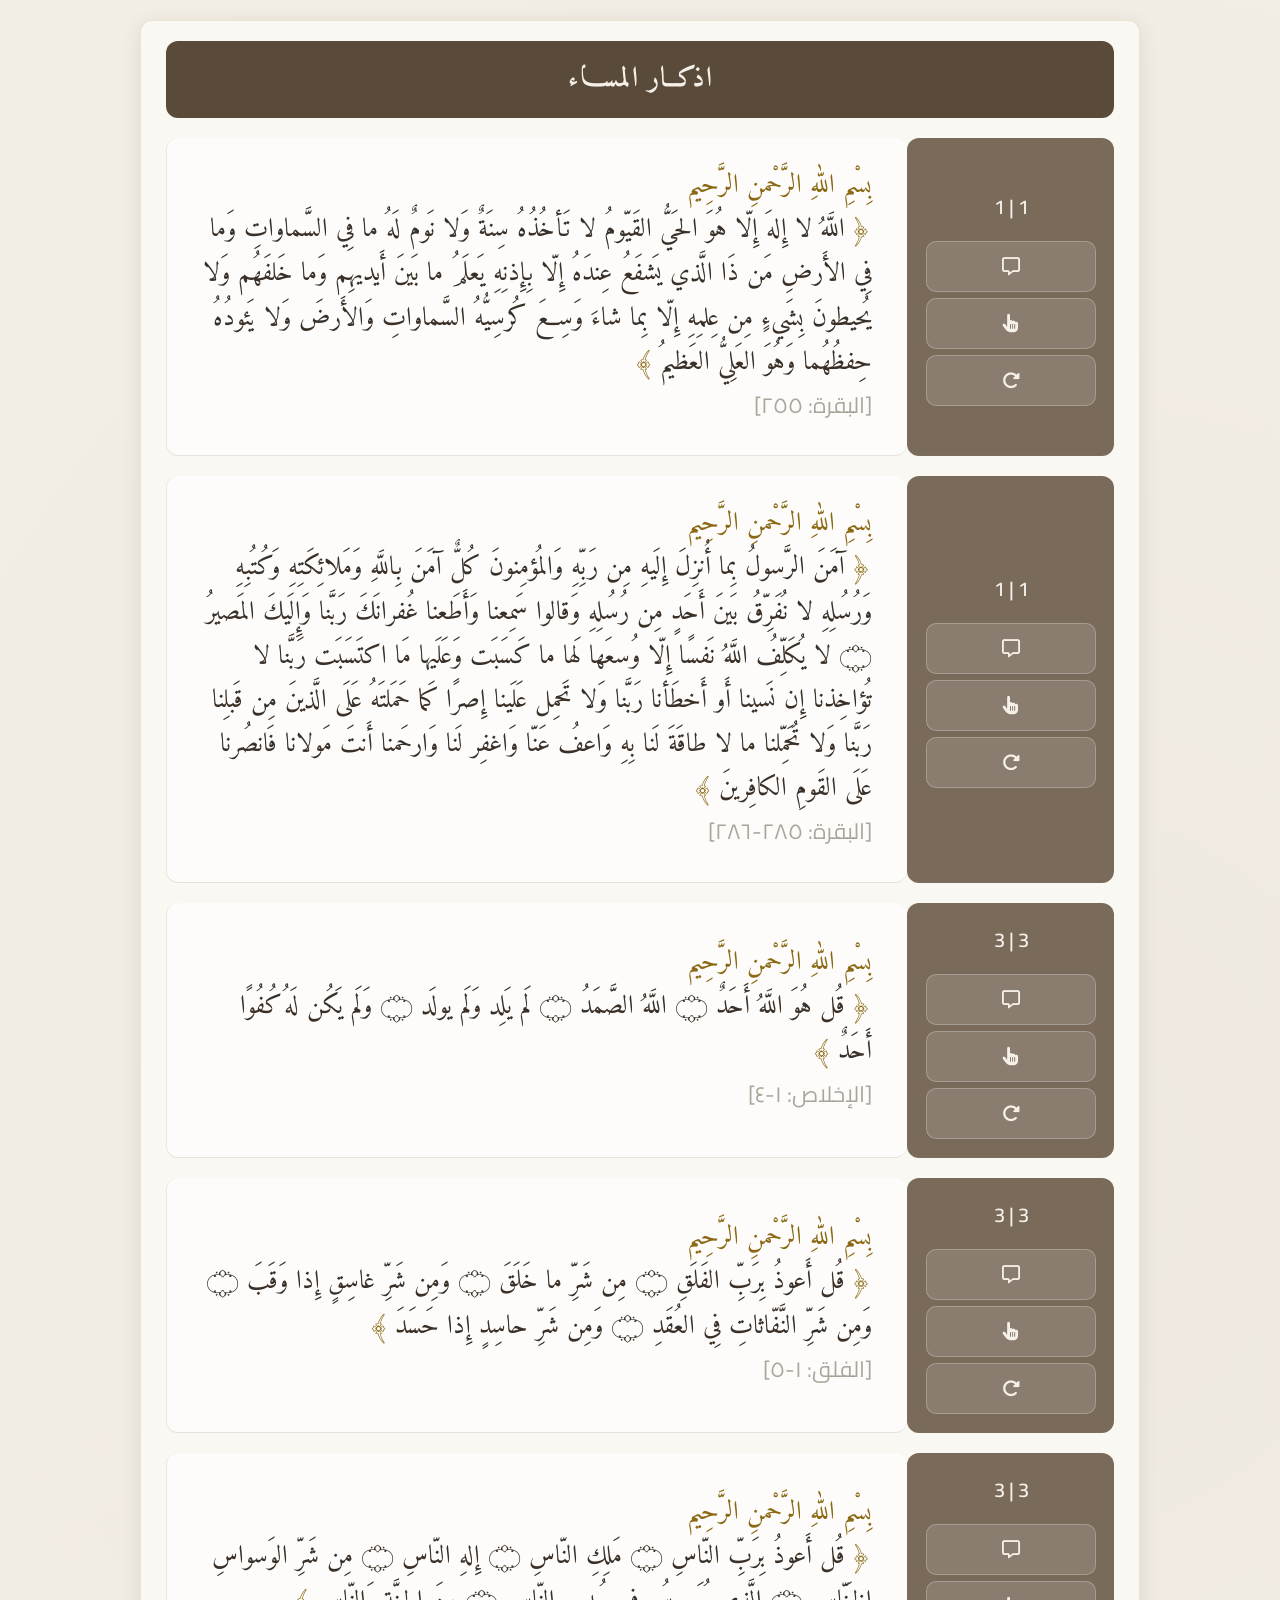
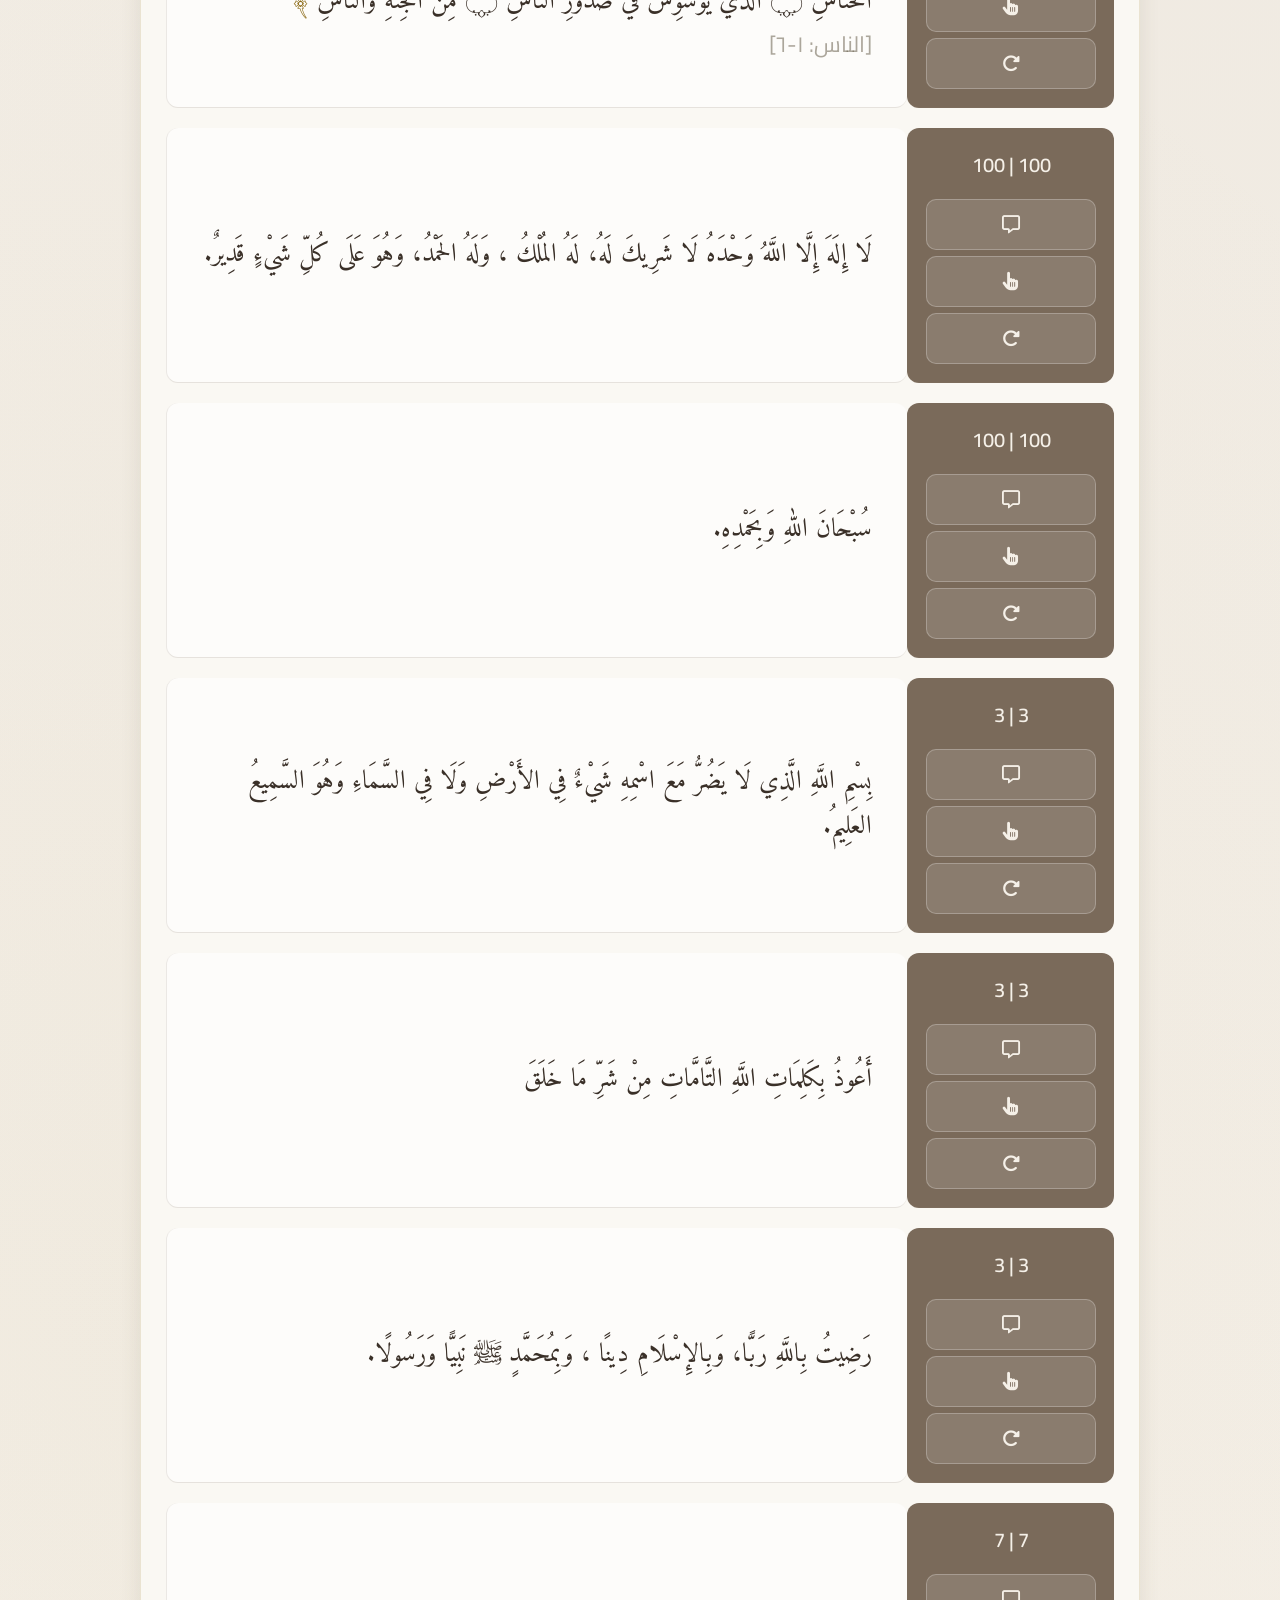
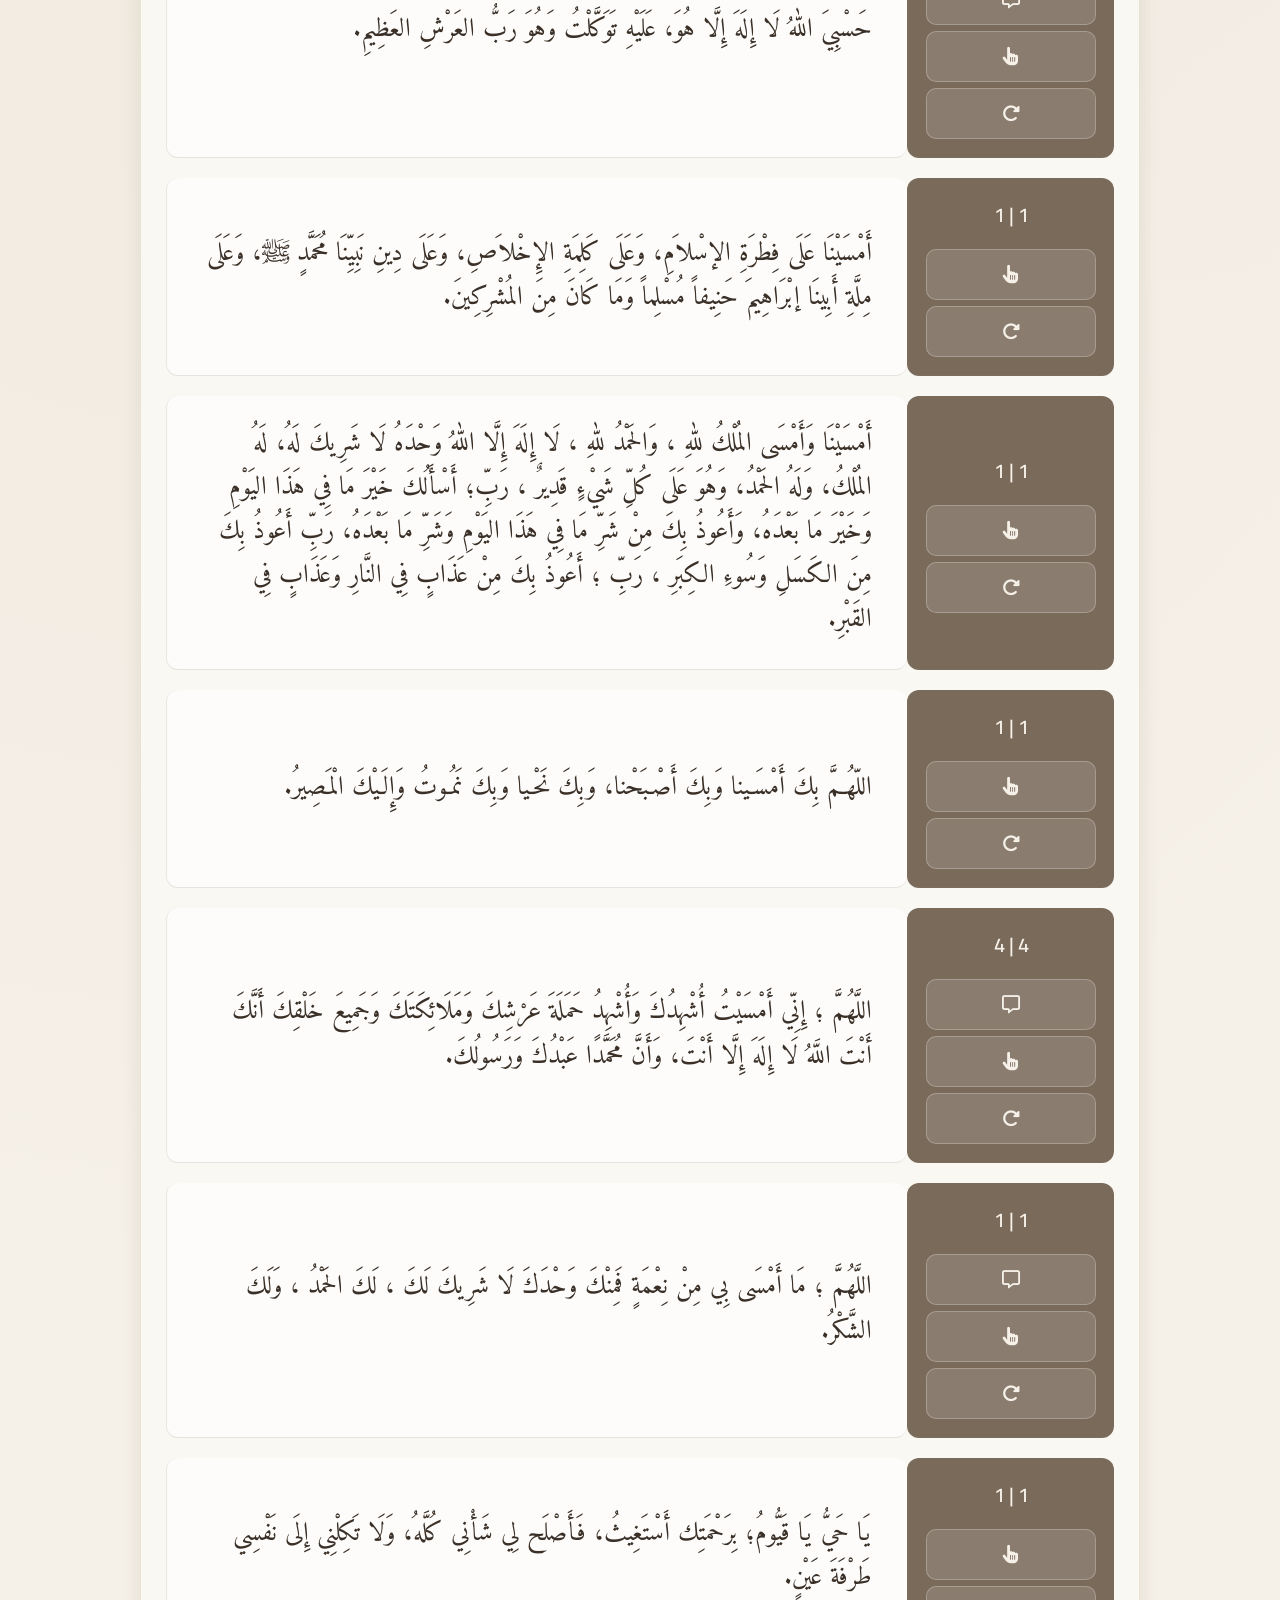
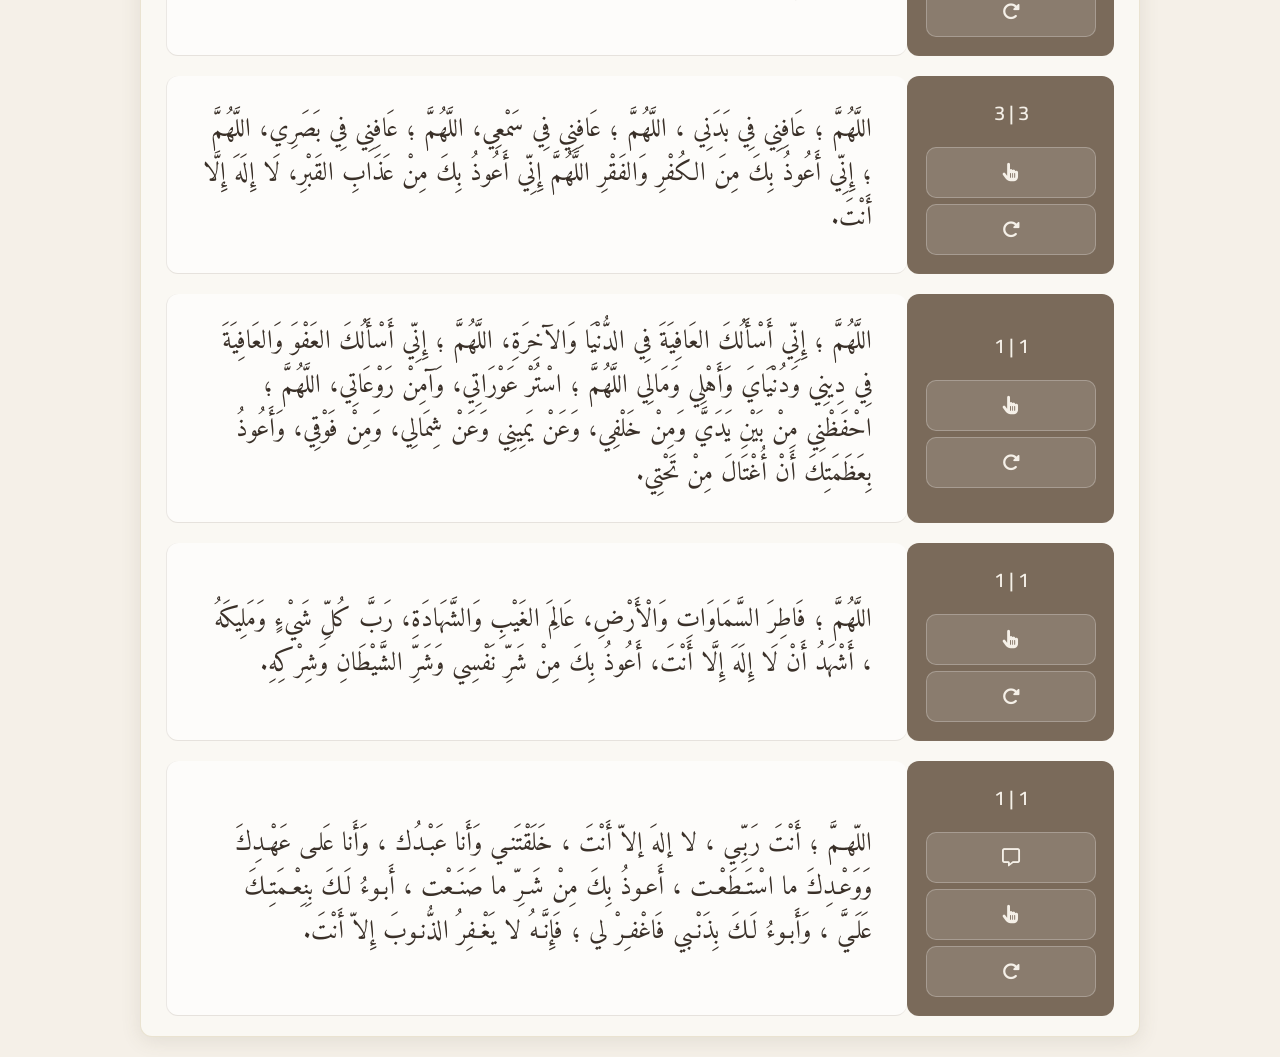
<file: pages/اذكار المساء.html>
<!doctype html>
<html lang="ar">

<head>
  <meta charset="UTF-8" />
  <meta name="viewport" content="width=device-width, initial-scale=1.0" />
  <title>أذكار المساء</title>

  <!-- Font Awesome Icons -->
  <link rel="stylesheet" href="https://cdnjs.cloudflare.com/ajax/libs/font-awesome/6.5.1/css/all.min.css" />

  <link href="https://fonts.googleapis.com/css2?family=Noto+Naskh+Arabic&display=swap" rel="stylesheet" />

  <link rel="stylesheet" href="../css/style.css" />
  <link rel="icon" href="../images/logo.png">
</head>

<body>
  <table>
    <thead>
      <tr>
        <th colspan="2">
          <p class="text-haed">اذكــار المســـاء</p>
        </th>
      </tr>
    </thead>

    <tbody>
      <!-- ذكر 1 -->
      <tr>
        <td class="counter_0">
          <div class="counter">1 | 1</div>

          <div class="kk">
            <dialog class="message">
              <button onclick="this.closest('.message').close()" class="close">
                <i class="fa-solid fa-xmark"></i>
              </button>
              <p class="dialog_text">
                [اية الكرسى - البقرة 255] من قالها حين يصبح أجير من الشيطان حتى يمسى ومن قالها حين يمسى أجير من الشيطان
                حتى يصبح
              </p>
            </dialog>
            <button onclick="this.previousElementSibling.showModal()" class="show">
              <i class="fa-duotone fa-regular fa-message"></i>
            </button>

            <button class="btn">
              <i class="fa-solid fa-hand-pointer"></i>
            </button>

            <button class="reset">
              <i class="fa-solid fa-rotate-right"></i>
            </button>
          </div>
        </td>

        <td class="text">
          <p class="text_0">
            <span>بِسْمِ اللهِ الرَّحْمنِ الرَّحِيم</span><br />
            <span>﴿</span> اللَّهُ لا إِلهَ إِلّا هُوَ الحَيُّ القَيّومُ لا
            تَأخُذُهُ سِنَةٌ وَلا نَومٌ لَهُ ما فِي السَّماواتِ وَما فِي
            الأَرضِ مَن ذَا الَّذي يَشفَعُ عِندَهُ إِلّا بِإِذنِهِ يَعلَمُ ما
            بَينَ أَيديهِم وَما خَلفَهُم وَلا يُحيطونَ بِشَيءٍ مِن عِلمِهِ
            إِلّا بِما شاءَ وَسِعَ كُرسِيُّهُ السَّماواتِ وَالأَرضَ وَلا
            يَئودُهُ حِفظُهُما وَهُوَ العَلِيُّ العَظيمُ <span>﴾</span><br />
            <span class="vb">[البقرة: ٢٥٥]</span>
          </p>
        </td>
      </tr>
      <!-- ذكر 2 -->
      <tr>
        <td class="counter_0">
          <div class="counter">1 | 1</div>

          <div class="kk">
            <dialog class="message">
              <button onclick="this.closest('.message').close()" class="close">
                <i class="fa-solid fa-xmark"></i>
              </button>
              <p class="dialog_text">
                [البقرة 285 - 286]من قرأ ايتين من اخر سورة البقرة في ليلة كفتاه
              </p>
            </dialog>
            <button onclick="this.previousElementSibling.showModal()" class="show">
              <i class="fa-duotone fa-regular fa-message"></i>
            </button>

            <button class="btn">
              <i class="fa-solid fa-hand-pointer"></i>
            </button>

            <button class="reset">
              <i class="fa-solid fa-rotate-right"></i>
            </button>
          </div>
        </td>

        <td class="text">
          <p class="text_0">
            <span>بِسْمِ اللهِ الرَّحْمنِ الرَّحِيم</span><br />
            <span>﴿</span> آمَنَ الرَّسولُ بِما أُنزِلَ إِلَيهِ مِن رَبِّهِ وَالمُؤمِنونَ كُلٌّ آمَنَ بِاللَّهِ
            وَمَلائِكَتِهِ وَكُتُبِهِ وَرُسُلِهِ لا نُفَرِّقُ بَينَ أَحَدٍ مِن رُسُلِهِ وَقالوا سَمِعنا وَأَطَعنا
            غُفرانَكَ رَبَّنا وَإِلَيكَ المَصيرُ ۝ لا يُكَلِّفُ اللَّهُ نَفسًا إِلّا وُسعَها لَها ما كَسَبَت وَعَلَيها
            مَا اكتَسَبَت رَبَّنا لا تُؤاخِذنا إِن نَسينا أَو أَخطَأنا رَبَّنا وَلا تَحمِل عَلَينا إِصرًا كَما حَمَلتَهُ
            عَلَى الَّذينَ مِن قَبلِنا رَبَّنا وَلا تُحَمِّلنا ما لا طاقَةَ لَنا بِهِ وَاعفُ عَنّا وَاغفِر لَنا
            وَارحَمنا أَنتَ مَولانا فَانصُرنا عَلَى القَومِ الكافِرينَ <span>﴾</span><br />
            <span class="vb"> [البقرة: ٢٨٥-٢٨٦]</span>
          </p>
        </td>
      </tr>

      <!-- ذكر 3 -->
      <tr>
        <td class="counter_0">
          <div class="counter">3 | 3</div>

          <div class="kk">
            <dialog class="message">
              <button onclick="this.closest('.message').close()" class="close">
                <i class="fa-solid fa-xmark"></i>
              </button>
              <p class="dialog_text">
                من قالها حين يصبح وحين يمسى كفته من كل شىء (الإخلاص والمعوذتين)
              </p>
            </dialog>
            <button onclick="this.previousElementSibling.showModal()" class="show">
              <i class="fa-duotone fa-regular fa-message"></i>
            </button>

            <button class="btn">
              <i class="fa-solid fa-hand-pointer"></i>
            </button>

            <button class="reset">
              <i class="fa-solid fa-rotate-right"></i>
            </button>
          </div>
        </td>

        <td class="text">
          <p class="text_0">
            <span>بِسْمِ اللهِ الرَّحْمنِ الرَّحِيم</span><br />
            <span>﴿</span> قُل هُوَ اللَّهُ أَحَدٌ ۝ اللَّهُ الصَّمَدُ ۝ لَم
            يَلِد وَلَم يولَد ۝ وَلَم يَكُن لَهُ كُفُوًا أَحَدٌ <span>﴾</span><br />
            <span class="vb">[الإخلاص: ١-٤]</span>
          </p>
        </td>
      </tr>

      <!-- ذكر 4 -->
      <tr>
        <td class="counter_0">
          <div class="counter">3 | 3</div>

          <div class="kk">
            <dialog class="message">
              <button onclick="this.closest('.message').close()" class="close">
                <i class="fa-solid fa-xmark"></i>
              </button>
              <p class="dialog_text">
                من قالها حين يصبح وحين يمسى كفته من كل شىء (الإخلاص والمعوذتين)
              </p>
            </dialog>
            <button onclick="this.previousElementSibling.showModal()" class="show">
              <i class="fa-duotone fa-regular fa-message"></i>
            </button>

            <button class="btn">
              <i class="fa-solid fa-hand-pointer"></i>
            </button>

            <button class="reset">
              <i class="fa-solid fa-rotate-right"></i>
            </button>
          </div>
        </td>

        <td class="text">
          <p class="text_0">
            <span>بِسْمِ اللهِ الرَّحْمنِ الرَّحِيم</span><br />
            <span>﴿</span> قُل أَعوذُ بِرَبِّ الفَلَقِ ۝ مِن شَرِّ ما خَلَقَ ۝ وَمِن شَرِّ غاسِقٍ إِذا وَقَبَ ۝ وَمِن
            شَرِّ النَّفّاثاتِ فِي العُقَدِ ۝ وَمِن شَرِّ حاسِدٍ إِذا حَسَدَ <span>﴾</span><br />
            <span class="vb">[الفلق: ١-٥]</span>
          </p>
        </td>
      </tr>

      <!-- ذكر 5 -->
      <tr>
        <td class="counter_0">
          <div class="counter">3 | 3</div>

          <div class="kk">
            <dialog class="message">
              <button onclick="this.closest('.message').close()" class="close">
                <i class="fa-solid fa-xmark"></i>
              </button>
              <p class="dialog_text">
                من قالها حين يصبح وحين يمسى كفته من كل شىء (الإخلاص والمعوذتين)
              </p>
            </dialog>
            <button onclick="this.previousElementSibling.showModal()" class="show">
              <i class="fa-duotone fa-regular fa-message"></i>
            </button>

            <button class="btn">
              <i class="fa-solid fa-hand-pointer"></i>
            </button>

            <button class="reset">
              <i class="fa-solid fa-rotate-right"></i>
            </button>
          </div>
        </td>

        <td class="text">
          <p class="text_0">
            <span>بِسْمِ اللهِ الرَّحْمنِ الرَّحِيم</span><br />
            <span>﴿</span> قُل أَعوذُ بِرَبِّ النّاسِ ۝ مَلِكِ النّاسِ ۝ إِلهِ النّاسِ ۝ مِن شَرِّ الوَسواسِ الخَنّاسِ ۝
            الَّذي يُوَسوِسُ في صُدورِ النّاسِ ۝ مِنَ الجِنَّةِ وَالنّاسِ <span>﴾</span><br />
            <span class="vb">[الناس: ١-٦]</span>
          </p>
        </td>
      </tr>

      <!-- ذكر 6 -->
      <tr>
        <td class="counter_0">
          <div class="counter">100 | 100</div>

          <div class="kk">
            <dialog class="message">
              <button onclick="this.closest('.message').close()" class="close">
                <i class="fa-solid fa-xmark"></i>
              </button>
              <p class="dialog_text">
                كانت له عدل عشر رقاب، وكتب له مائة حسنة، ومحا عنه مائة سيئة، وكان في حرز من الشيطان في يومه ذلك حتى
                يمسي، ولم يأت أحد بأفضل مما جاء به إلا رجل عمل أكثر من عمله
              </p>
            </dialog>
            <button onclick="this.previousElementSibling.showModal()" class="show">
              <i class="fa-duotone fa-regular fa-message"></i>
            </button>

            <button class="btn">
              <i class="fa-solid fa-hand-pointer"></i>
            </button>

            <button class="reset">
              <i class="fa-solid fa-rotate-right"></i>
            </button>
          </div>
        </td>

        <td class="text">
          <p class="text_0">
            لَا إِلَهَ إِلَّا اللَّهُ وَحْدَهُ لَا شَرِيكَ لَهُ، لَهُ المُلْكُ
            ، وَلَهُ الحَمْدُ، وَهُوَ عَلَى كُلِّ شَيْءٍ قَدِيرٌ.
          </p>
        </td>
      </tr>

      <!-- ذكر 7 -->
      <tr>
        <td class="counter_0">
          <div class="counter">100 | 100</div>

          <div class="kk">
            <dialog class="message">
              <button onclick="this.closest('.message').close()" class="close">
                <i class="fa-solid fa-xmark"></i>
              </button>
              <p class="dialog_text">
                حطت خطاياه وإن كانت مثل زبد البحر. ولم يأت أحد يوم القيامة بأفضل مما جاء به إلا أحد قال مثل ما قال أو
                زاد عليه
              </p>
            </dialog>
            <button onclick="this.previousElementSibling.showModal()" class="show">
              <i class="fa-duotone fa-regular fa-message"></i>
            </button>

            <button class="btn">
              <i class="fa-solid fa-hand-pointer"></i>
            </button>

            <button class="reset">
              <i class="fa-solid fa-rotate-right"></i>
            </button>
          </div>
        </td>

        <td class="text">
          <p class="text_0">سُبْحَانَ اللهِ وَبِحَمْدِهِ.</p>
        </td>
      </tr>

      <!-- ذكر 8 -->
      <tr>
        <td class="counter_0">
          <div class="counter">3 | 3</div>

          <div class="kk">
            <dialog class="message">
              <button onclick="this.closest('.message').close()" class="close">
                <i class="fa-solid fa-xmark"></i>
              </button>
              <p class="dialog_text">
                لم يضره من الله شيء
              </p>
            </dialog>
            <button onclick="this.previousElementSibling.showModal()" class="show">
              <i class="fa-duotone fa-regular fa-message"></i>
            </button>

            <button class="btn">
              <i class="fa-solid fa-hand-pointer"></i>
            </button>

            <button class="reset">
              <i class="fa-solid fa-rotate-right"></i>
            </button>
          </div>
        </td>

        <td class="text">
          <p class="text_0">
            بِسْمِ اللَّهِ الَّذِي لَا يَضُرُّ مَعَ اسْمِهِ شَيْءٌ فِي
            الأَرْضِ وَلَا فِي السَّمَاءِ وَهُوَ السَّمِيعُ العَلِيمُ.
          </p>
        </td>
      </tr>

      <!-- ذكر 9 -->
      <tr>
        <td class="counter_0">
          <div class="counter">3 | 3</div>

          <div class="kk">
            <dialog class="message">
              <button onclick="this.closest('.message').close()" class="close">
                <i class="fa-solid fa-xmark"></i>
              </button>
              <p class="dialog_text">
                من قالها حين يمسي ثلاث مرات لا تضره حُمَةُ هذه الليلة.
              </p>
            </dialog>
            <button onclick="this.previousElementSibling.showModal()" class="show">
              <i class="fa-duotone fa-regular fa-message"></i>
            </button>

            <button class="btn">
              <i class="fa-solid fa-hand-pointer"></i>
            </button>

            <button class="reset">
              <i class="fa-solid fa-rotate-right"></i>
            </button>
          </div>
        </td>

        <td class="text">
          <p class="text_0">
            أَعُوذُ بِكَلِمَاتِ اللَّهِ التَّامَّاتِ مِنْ شَرِّ مَا خَلَقَ
          </p>
        </td>
      </tr>
      <!-- ذكر 10 -->
      <tr>
        <td class="counter_0">
          <div class="counter">3 | 3</div>

          <div class="kk">
            <dialog class="message">
              <button onclick="this.closest('.message').close()" class="close">
                <i class="fa-solid fa-xmark"></i>
              </button>
              <p class="dialog_text">
                من قالها حين يصبح وحين يمسى كان حقا على الله أن يرضيه يوم القيامة
              </p>
            </dialog>
            <button onclick="this.previousElementSibling.showModal()" class="show">
              <i class="fa-duotone fa-regular fa-message"></i>
            </button>

            <button class="btn">
              <i class="fa-solid fa-hand-pointer"></i>
            </button>

            <button class="reset">
              <i class="fa-solid fa-rotate-right"></i>
            </button>
          </div>
        </td>

        <td class="text">
          <p class="text_0">
            رَضِيتُ بِاللَّهِ رَبًّا، وَبِالإِسْلَامِ دِينًا ، وَبِمُحَمَّدٍ ﷺ
            نَبِيًّا وَرَسُولًا.
          </p>
        </td>
      </tr>

      <!-- ذكر 11 -->
      <tr>
        <td class="counter_0">
          <div class="counter">7 | 7</div>

          <div class="kk">
            <dialog class="message">
              <button onclick="this.closest('.message').close()" class="close">
                <i class="fa-solid fa-xmark"></i>
              </button>
              <p class="dialog_text">
                من قالها كفاه الله ما أهمه من أمر الدنيا والأخرة.
              </p>
            </dialog>
            <button onclick="this.previousElementSibling.showModal()" class="show">
              <i class="fa-duotone fa-regular fa-message"></i>
            </button>

            <button class="btn">
              <i class="fa-solid fa-hand-pointer"></i>
            </button>

            <button class="reset">
              <i class="fa-solid fa-rotate-right"></i>
            </button>
          </div>
        </td>

        <td class="text">
          <p class="text_0">
            حَسْبِيَ اللهُ لَا إِلَهَ إِلَّا هُوَ، عَلَيْهِ تَوَكَّلْتُ وَهُوَ
            رَبُّ العَرْشِ العَظِيمِ.
          </p>
        </td>
      </tr>
      <!-- ذكر 12 -->
      <tr>
        <td class="counter_0">
          <div class="counter">1 | 1</div>

          <div class="kk">
            <button class="btn">
              <i class="fa-solid fa-hand-pointer"></i>
            </button>

            <button class="reset">
              <i class="fa-solid fa-rotate-right"></i>
            </button>
          </div>
        </td>

        <td class="text">
          <p class="text_0">
            أَمْسَيْنَا عَلَى فِطْرَةِ الإسْلاَمِ، وَعَلَى كَلِمَةِ الإِخْلاَصِ، وَعَلَى دِينِ نَبِيِّنَا مُحَمَّدٍ ﷺ،
            وَعَلَى مِلَّةِ أَبِينَا إبْرَاهِيمَ حَنِيفاً مُسْلِماً وَمَا كَانَ مِنَ المُشْرِكِينَ.
          </p>
        </td>
      </tr>
      <!-- ذكر 13 -->
      <tr>
        <td class="counter_0">
          <div class="counter">1 | 1</div>

          <div class="kk">
            <button class="btn">
              <i class="fa-solid fa-hand-pointer"></i>
            </button>

            <button class="reset">
              <i class="fa-solid fa-rotate-right"></i>
            </button>
          </div>
        </td>

        <td class="text">
          <p class="text_0">
            أَمْسَيْنَا وَأَمْسَى المُلْكُ للهِ ، وَالحَمْدُ للهِ ، لَا
            إِلَهَ إِلَّا اللهُ وَحْدَهُ لَا شَرِيكَ لَهُ، لَهُ المُلْكُ،
            وَلَهُ الحَمْدُ، وَهُوَ عَلَى كُلِّ شَيْءٍ قَدِيرٌ ، رَبِّ؛
            أَسْأَلُكَ خَيْرَ مَا فِي هَذَا اليَوْمِ وَخَيْرَ مَا بَعْدَهُ،
            وَأَعُوذُ بِكَ مِنْ شَرِّ مَا فِي هَذَا اليَوْمِ وَشَرِّ مَا
            بَعْدَهُ، رَبِّ أَعُوذُ بِكَ مِنَ الكَسَلِ وَسُوءِ الكِبَرِ ،
            رَبِّ ؛ أَعُوذُ بِكَ مِنْ عَذَابٍ فِي النَّارِ وَعَذَابٍ فِي
            القَبْرِ.
          </p>
        </td>
      </tr>
      <!-- ذكر 14 -->
      <tr>
        <td class="counter_0">
          <div class="counter">1 | 1</div>

          <div class="kk">
            <button class="btn">
              <i class="fa-solid fa-hand-pointer"></i>
            </button>

            <button class="reset">
              <i class="fa-solid fa-rotate-right"></i>
            </button>
          </div>
        </td>

        <td class="text">
          <p class="text_0">اللّهُـمَّ بِكَ أَمْسَـينا وَبِكَ أَصْـبَحْنا، وَبِكَ نَحْـيا وَبِكَ نَمُـوتُ وَإِلَـيْكَ
            الْمَصِيرُ.</p>
        </td>
      </tr>
      <!-- ذكر 15 -->
      <tr>
        <td class="counter_0">
          <div class="counter">4 | 4</div>

          <div class="kk">
            <dialog class="message">
              <button onclick="this.closest('.message').close()" class="close">
                <i class="fa-solid fa-xmark"></i>
              </button>
              <p class="dialog_text">
                من قالها حين يصبح أو يمسي أربع مرات أعتقه الله من النار.
              </p>
            </dialog>
            <button onclick="this.previousElementSibling.showModal()" class="show">
              <i class="fa-duotone fa-regular fa-message"></i>
            </button>

            <button class="btn">
              <i class="fa-solid fa-hand-pointer"></i>
            </button>

            <button class="reset">
              <i class="fa-solid fa-rotate-right"></i>
            </button>
          </div>
        </td>

        <td class="text">
          <p class="text_0">
            اللَّهُمَّ ؛ إِنِّي أَمْسَيْتُ أُشْهِدُكَ وَأُشْهِدُ حَمَلَةَ
            عَرْشِكَ وَمَلَائِكَتَكَ وَجَمِيعَ خَلْقِكَ أَنَّكَ أَنْتَ اللَّهُ
            لَا إِلَهَ إِلَّا أَنْتَ، وَأَنَّ مُحَمَّدًا عَبْدُكَ وَرَسُولُكَ.
          </p>
        </td>
      </tr>
      <!-- ذكر 16 -->
      <tr>
        <td class="counter_0">
          <div class="counter">1 | 1</div>

          <div class="kk">
            <dialog class="message">
              <button onclick="this.closest('.message').close()" class="close">
                <i class="fa-solid fa-xmark"></i>
              </button>
              <p class="dialog_text">
                من قالها حين يصبح فقد أدى شكر يومه ومن قالها حين يمسي فقد أدى شكر ليلته.
              </p>
            </dialog>
            <button onclick="this.previousElementSibling.showModal()" class="show">
              <i class="fa-duotone fa-regular fa-message"></i>
            </button>

            <button class="btn">
              <i class="fa-solid fa-hand-pointer"></i>
            </button>

            <button class="reset">
              <i class="fa-solid fa-rotate-right"></i>
            </button>
          </div>
        </td>

        <td class="text">
          <p class="text_0">
            اللَّهُمَّ ؛ مَا أَمْسَى بِي مِنْ نِعْمَةٍ فَمِنْكَ وَحْدَكَ لَا
            شَرِيكَ لَكَ ، لَكَ الحَمْدُ ، وَلَكَ الشَّكْرُ.
          </p>
        </td>
      </tr>
      <!-- ذكر 17 -->
      <tr>
        <td class="counter_0">
          <div class="counter">1 | 1</div>

          <div class="kk">
            <button class="btn">
              <i class="fa-solid fa-hand-pointer"></i>
            </button>

            <button class="reset">
              <i class="fa-solid fa-rotate-right"></i>
            </button>
          </div>
        </td>

        <td class="text">
          <p class="text_0">
            يَا حَيُّ يَا قَيُّومُ؛ بِرَحْمَتِك أَسْتَغِيثُ، فَأَصْلَح لِي
            شَأْنِي كُلَّهُ، وَلَا تَكِلْنِي إِلَى نَفْسِي طَرْفَةَ عَيْنٍ.
          </p>
        </td>
      </tr>

      <!-- ذكر 18 -->
      <tr>
        <td class="counter_0">
          <div class="counter">3 | 3</div>

          <div class="kk">
            <button class="btn">
              <i class="fa-solid fa-hand-pointer"></i>
            </button>

            <button class="reset">
              <i class="fa-solid fa-rotate-right"></i>
            </button>
          </div>
        </td>

        <td class="text">
          <p class="text_0">
            اللَّهُمَّ ؛ عَافِنِي فِي بَدَنِي ، اللَّهُمَّ ؛ عَافِنِي فِي
            سَمْعِي، اللَّهُمَّ ؛ عَافِنِي فِي بَصَرِي، اللَّهُمَّ ؛ إِنِّي
            أَعُوذُ بِكَ مِنَ الكُفْرِ وَالفَقْرِ اللَّهُمَّ إِنِّي أَعُوذُ
            بِكَ مِنْ عَذَابِ القَبْرِ، لَا إِلَهَ إِلَّا أَنْتَ.
          </p>
        </td>
      </tr>

      <!-- ذكر 19 -->
      <tr>
        <td class="counter_0">
          <div class="counter">1 | 1</div>

          <div class="kk">
            <button class="btn">
              <i class="fa-solid fa-hand-pointer"></i>
            </button>

            <button class="reset">
              <i class="fa-solid fa-rotate-right"></i>
            </button>
          </div>
        </td>

        <td class="text">
          <p class="text_0">
            اللَّهُمَّ ؛ إِنِّي أَسْأَلُكَ العَافِيَةَ فِي الدُّنْيَا
            وَالآخِرَةِ، اللَّهُمَّ ؛ إِنِّي أَسْأَلُكَ العَفْوَ وَالعَافِيَةَ
            فِي دِينِي وَدُنْيَايَ وَأَهْلِي وَمَالِي اللَّهُمَّ ؛ اسْتُرْ
            عَوْرَاتِي، وَآمِنْ رَوْعَاتِي، اللَّهُمَّ ؛ احْفَظْنِي مِنْ
            بَيْنِ يَدَيَّ وَمِنْ خَلْفِي، وَعَنْ يَمِينِي وَعَنْ شِمَالِي،
            وَمِنْ فَوْقِي، وَأَعُوذُ بِعَظَمَتِكَ أَنْ أُغْتَالَ مِنْ
            تَحْتِي.
          </p>
        </td>
      </tr>

      <!-- ذكر 20 -->
      <tr>
        <td class="counter_0">
          <div class="counter">1 | 1</div>

          <div class="kk">
            <button class="btn">
              <i class="fa-solid fa-hand-pointer"></i>
            </button>

            <button class="reset">
              <i class="fa-solid fa-rotate-right"></i>
            </button>
          </div>
        </td>

        <td class="text">
          <p class="text_0">
            اللَّهُمَّ ؛ فَاطِرَ السَّمَاوَاتِ وَالْأَرْضِ، عَالِمَ الغَيْبِ
            وَالشَّهَادَةِ، رَبَّ كُلِّ شَيْءٍ وَمَلِيكَهُ ، أَشْهَدُ أَنْ لَا
            إِلَهَ إِلَّا أَنْتَ، أَعُوذُ بِكَ مِنْ شَرِّ نَفْسِي وَشَرِّ
            الشَّيْطَانِ وَشِرْكِهِ.
          </p>
        </td>
      </tr>

      <!-- ذكر 21 -->
      <tr>
        <td class="counter_0">
          <div class="counter">1 | 1</div>

          <div class="kk">
            <dialog class="message">
              <button onclick="this.closest('.message').close()" class="close">
                <i class="fa-solid fa-xmark"></i>
              </button>
              <p class="dialog_text">
                من قالها موقنا بها حين يمسى ومات من ليلته دخل الجنة وكذلك حين يصبح.
              </p>
            </dialog>
            <button onclick="this.previousElementSibling.showModal()" class="show">
              <i class="fa-duotone fa-regular fa-message"></i>
            </button>

            <button class="btn">
              <i class="fa-solid fa-hand-pointer"></i>
            </button>

            <button class="reset">
              <i class="fa-solid fa-rotate-right"></i>
            </button>
          </div>
        </td>

        <td class="text">
          <p class="text_0">
            اللّهـمَّ ؛ أَنْتَ رَبِّـي ، لا إلهَ إلاّ أَنْتَ ، خَلَقْتَنـي
            وَأَنا عَبْـدُك ، وَأَنا عَلـى عَهْـدِكَ وَوَعْـدِكَ ما
            اسْتَـطَعْـت ، أَعـوذُ بِكَ مِنْ شَـرِّ ما صَنَـعْت ، أَبـوءُ
            لَـكَ بِنِعْـمَتِـكَ عَلَـيَّ ، وَأَبـوءُ لَـكَ بِذَنْـبي
            فَاغْفـِرْ لي ؛ فَإِنَّـهُ لا يَغْـفِرُ الذُّنـوبَ إِلاّ أَنْتَ.
          </p>
        </td>
      </tr>
    </tbody>
  </table>
  <script src="../js/script.js"></script>
</body>

</html>
</file>
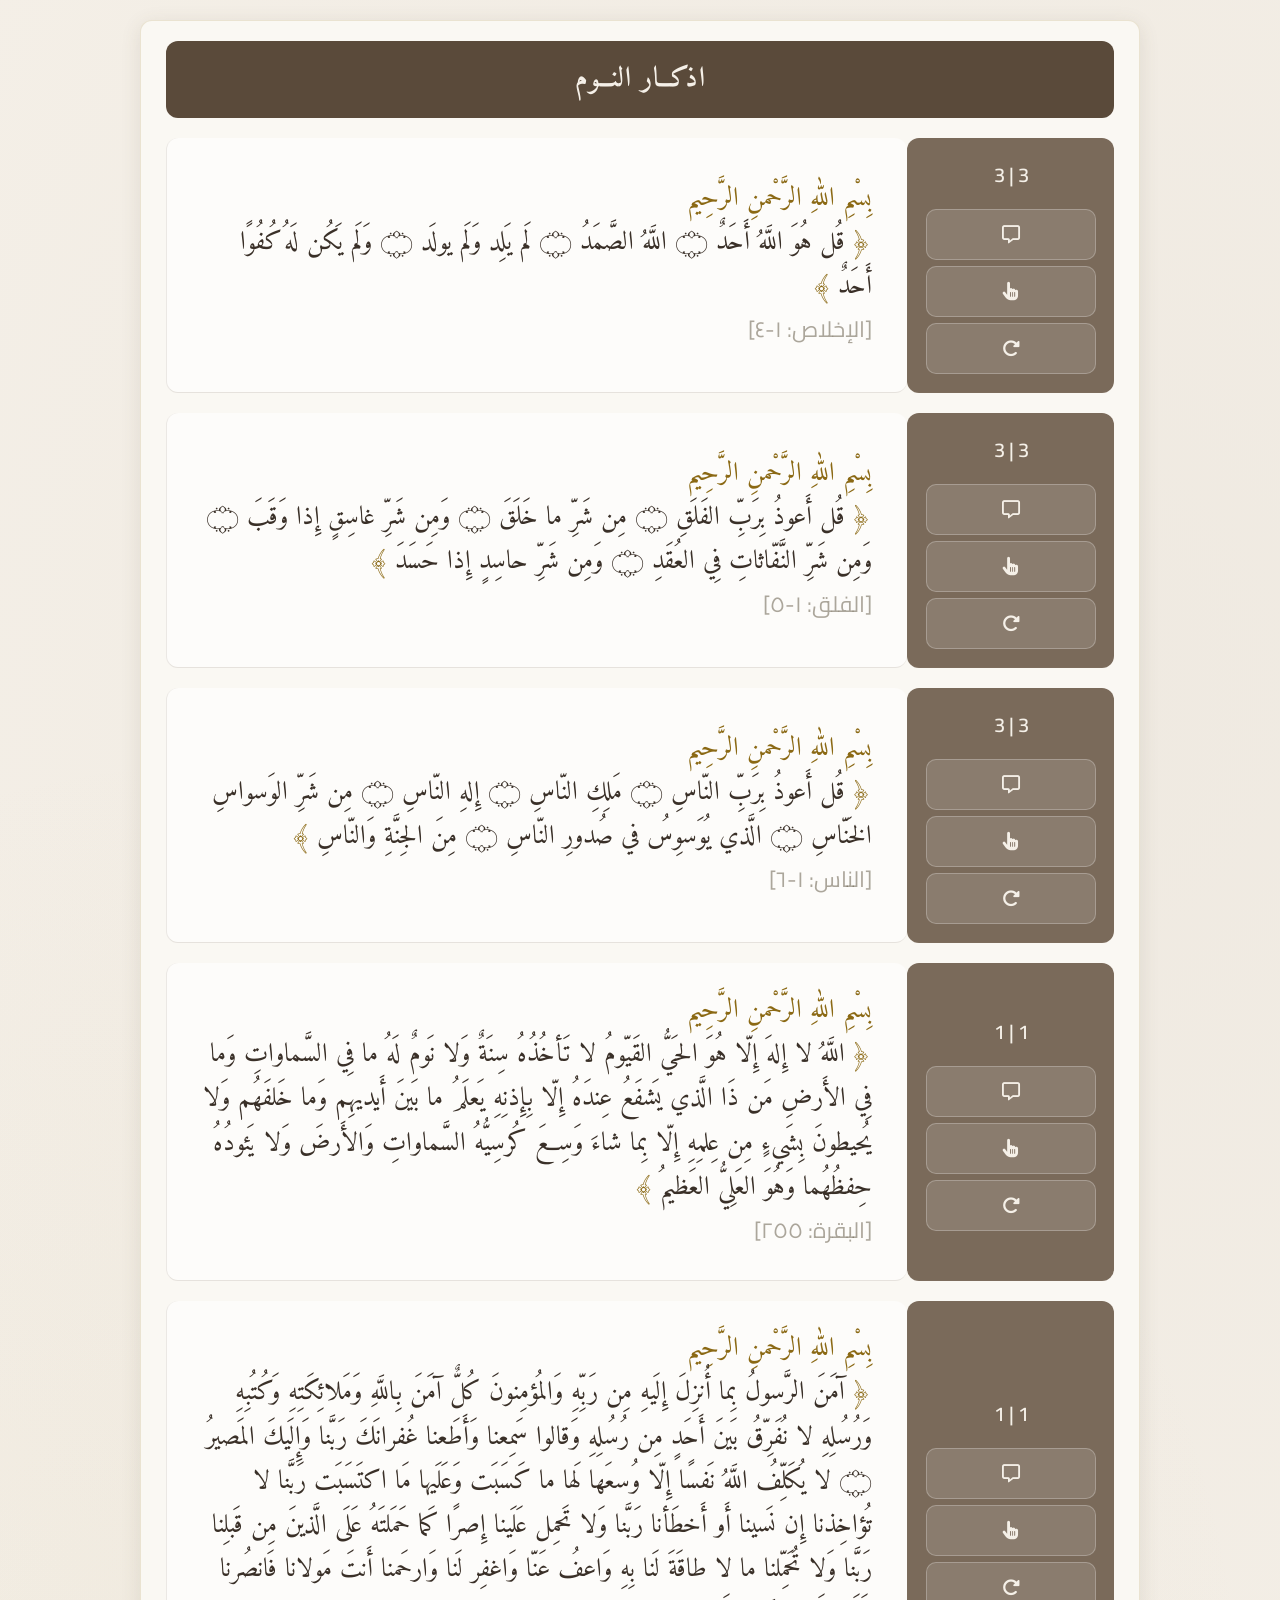
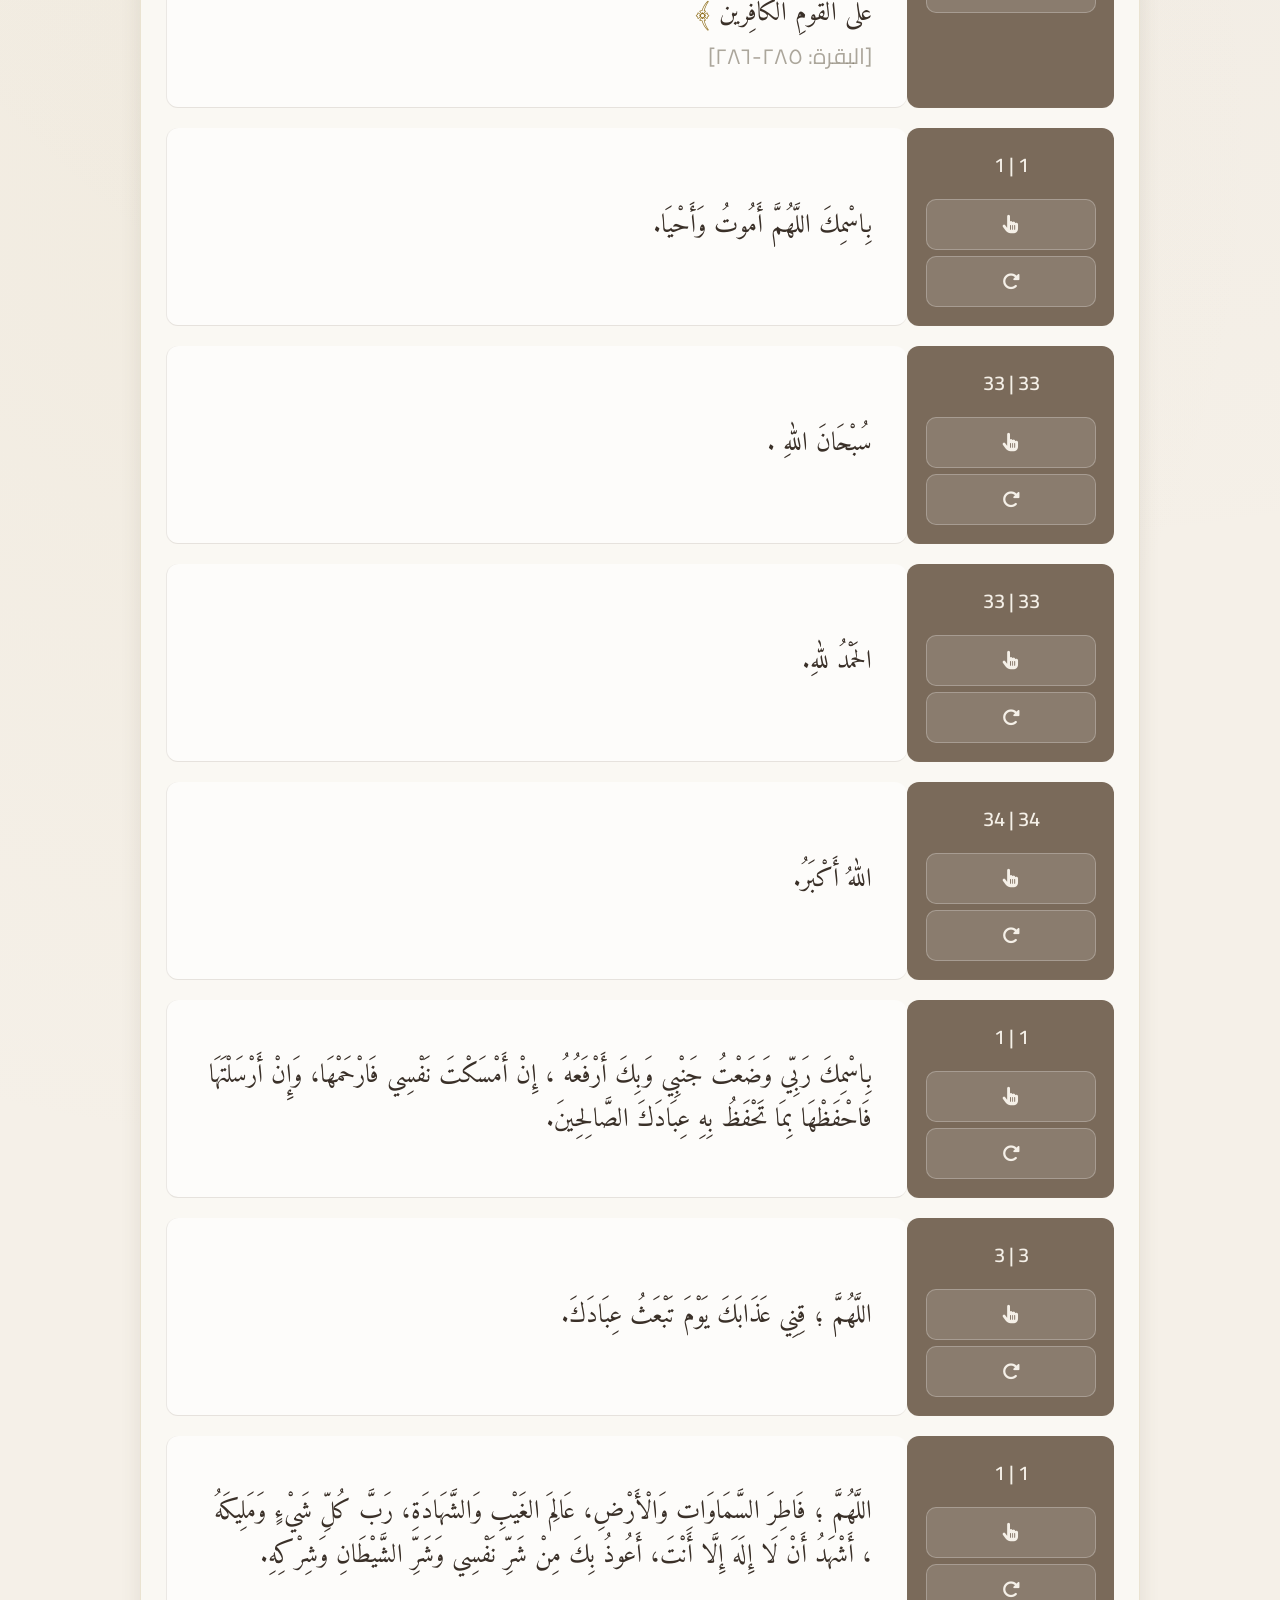
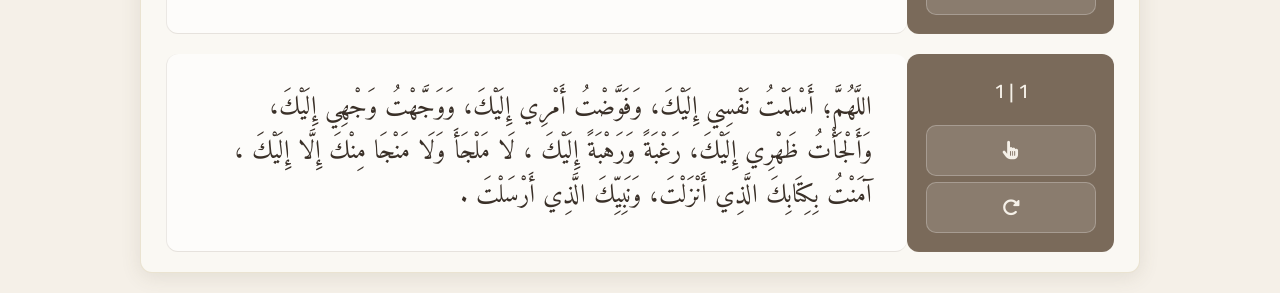
<file: pages/اذكار النوم.html>
<!doctype html>
<html lang="ar">

<head>
  <meta charset="UTF-8" />
  <meta name="viewport" content="width=device-width, initial-scale=1.0" />
  <title>أذكار النوم</title>

  <!-- Font Awesome Icons -->
  <link rel="stylesheet" href="https://cdnjs.cloudflare.com/ajax/libs/font-awesome/6.5.1/css/all.min.css" />
  <link href="https://fonts.googleapis.com/css2?family=Noto+Naskh+Arabic&display=swap" rel="stylesheet" />

  <link rel="stylesheet" href="../css/style.css" />
  <link rel="icon" href="../images/logo.png">
</head>

<body>
  <table>
    <thead>
      <tr>
        <th colspan="2">
          <p class="text-haed">اذكــار النــوم</p>
        </th>
      </tr>
    </thead>

    <tbody>
      <!-- ذكر 1 -->
      <tr>
        <td class="counter_0">
          <div class="counter">3 | 3</div>

          <div class="kk">
            <dialog class="message">
              <button onclick="this.closest('.message').close()" class="close">
                <i class="fa-solid fa-xmark"></i>
              </button>
              <p class="dialog_text">
                من قالها حين يصبح وحين يمسى كفته من كل شىء (الإخلاص والمعوذتين)
              </p>
            </dialog>
            <button onclick="this.previousElementSibling.showModal()" class="show">
              <i class="fa-duotone fa-regular fa-message"></i>
            </button>

            <button class="btn">
              <i class="fa-solid fa-hand-pointer"></i>
            </button>

            <button class="reset">
              <i class="fa-solid fa-rotate-right"></i>
            </button>
          </div>
        </td>

        <td class="text">
          <p class="text_0">
            <span>بِسْمِ اللهِ الرَّحْمنِ الرَّحِيم</span><br />
            <span>﴿</span> قُل هُوَ اللَّهُ أَحَدٌ ۝ اللَّهُ الصَّمَدُ ۝ لَم
            يَلِد وَلَم يولَد ۝ وَلَم يَكُن لَهُ كُفُوًا أَحَدٌ <span>﴾</span><br />
            <span class="vb">[الإخلاص: ١-٤]</span>
          </p>
        </td>
      </tr>

      <!-- ذكر 2 -->
      <tr>
        <td class="counter_0">
          <div class="counter">3 | 3</div>

          <div class="kk">
            <dialog class="message">
              <button onclick="this.closest('.message').close()" class="close">
                <i class="fa-solid fa-xmark"></i>
              </button>
              <p class="dialog_text">
                من قالها حين يصبح وحين يمسى كفته من كل شىء (الإخلاص والمعوذتين)
              </p>
            </dialog>
            <button onclick="this.previousElementSibling.showModal()" class="show">
              <i class="fa-duotone fa-regular fa-message"></i>
            </button>

            <button class="btn">
              <i class="fa-solid fa-hand-pointer"></i>
            </button>

            <button class="reset">
              <i class="fa-solid fa-rotate-right"></i>
            </button>
          </div>
        </td>

        <td class="text">
          <p class="text_0">
            <span>بِسْمِ اللهِ الرَّحْمنِ الرَّحِيم</span><br />
            <span>﴿</span> قُل أَعوذُ بِرَبِّ الفَلَقِ ۝ مِن شَرِّ ما خَلَقَ ۝ وَمِن شَرِّ غاسِقٍ إِذا وَقَبَ ۝ وَمِن
            شَرِّ النَّفّاثاتِ فِي العُقَدِ ۝ وَمِن شَرِّ حاسِدٍ إِذا حَسَدَ <span>﴾</span><br />
            <span class="vb">[الفلق: ١-٥]</span>
          </p>
        </td>
      </tr>

      <!-- ذكر 3 -->
      <tr>
        <td class="counter_0">
          <div class="counter">3 | 3</div>

          <div class="kk">
            <dialog class="message">
              <button onclick="this.closest('.message').close()" class="close">
                <i class="fa-solid fa-xmark"></i>
              </button>
              <p class="dialog_text">
                من قالها حين يصبح وحين يمسى كفته من كل شىء (الإخلاص والمعوذتين)
              </p>
            </dialog>
            <button onclick="this.previousElementSibling.showModal()" class="show">
              <i class="fa-duotone fa-regular fa-message"></i>
            </button>

            <button class="btn">
              <i class="fa-solid fa-hand-pointer"></i>
            </button>

            <button class="reset">
              <i class="fa-solid fa-rotate-right"></i>
            </button>
          </div>
        </td>

        <td class="text">
          <p class="text_0">
            <span>بِسْمِ اللهِ الرَّحْمنِ الرَّحِيم</span><br />
            <span>﴿</span> قُل أَعوذُ بِرَبِّ النّاسِ ۝ مَلِكِ النّاسِ ۝ إِلهِ النّاسِ ۝ مِن شَرِّ الوَسواسِ الخَنّاسِ ۝
            الَّذي يُوَسوِسُ في صُدورِ النّاسِ ۝ مِنَ الجِنَّةِ وَالنّاسِ <span>﴾</span><br />
            <span class="vb">[الناس: ١-٦]</span>
          </p>
        </td>
      </tr>

      <!-- ذكر 4 -->
      <tr>
        <td class="counter_0">
          <div class="counter">1 | 1</div>

          <div class="kk">
            <dialog class="message">
              <button onclick="this.closest('.message').close()" class="close">
                <i class="fa-solid fa-xmark"></i>
              </button>
              <p class="dialog_text">
                [اية الكرسى - البقرة 255] من قالها حين يصبح أجير من الشيطان حتى يمسى ومن قالها حين يمسى أجير من الشيطان
                حتى يصبح
              </p>
            </dialog>
            <button onclick="this.previousElementSibling.showModal()" class="show">
              <i class="fa-duotone fa-regular fa-message"></i>
            </button>

            <button class="btn">
              <i class="fa-solid fa-hand-pointer"></i>
            </button>

            <button class="reset">
              <i class="fa-solid fa-rotate-right"></i>
            </button>
          </div>
        </td>

        <td class="text">
          <p class="text_0">
            <span>بِسْمِ اللهِ الرَّحْمنِ الرَّحِيم</span><br />
            <span>﴿</span> اللَّهُ لا إِلهَ إِلّا هُوَ الحَيُّ القَيّومُ لا
            تَأخُذُهُ سِنَةٌ وَلا نَومٌ لَهُ ما فِي السَّماواتِ وَما فِي
            الأَرضِ مَن ذَا الَّذي يَشفَعُ عِندَهُ إِلّا بِإِذنِهِ يَعلَمُ ما
            بَينَ أَيديهِم وَما خَلفَهُم وَلا يُحيطونَ بِشَيءٍ مِن عِلمِهِ
            إِلّا بِما شاءَ وَسِعَ كُرسِيُّهُ السَّماواتِ وَالأَرضَ وَلا
            يَئودُهُ حِفظُهُما وَهُوَ العَلِيُّ العَظيمُ <span>﴾</span><br />
            <span class="vb">[البقرة: ٢٥٥]</span>
          </p>
        </td>
      </tr>
      <!-- ذكر 5 -->
      <tr>
        <td class="counter_0">
          <div class="counter">1 | 1</div>

          <div class="kk">
            <dialog class="message">
              <button onclick="this.closest('.message').close()" class="close">
                <i class="fa-solid fa-xmark"></i>
              </button>
              <p class="dialog_text">
                [البقرة 285 - 286]من قرأ ايتين من اخر سورة البقرة في ليلة كفتاه
              </p>
            </dialog>
            <button onclick="this.previousElementSibling.showModal()" class="show">
              <i class="fa-duotone fa-regular fa-message"></i>
            </button>

            <button class="btn">
              <i class="fa-solid fa-hand-pointer"></i>
            </button>

            <button class="reset">
              <i class="fa-solid fa-rotate-right"></i>
            </button>
          </div>
        </td>

        <td class="text">
          <p class="text_0">
            <span>بِسْمِ اللهِ الرَّحْمنِ الرَّحِيم</span><br />
            <span>﴿</span> آمَنَ الرَّسولُ بِما أُنزِلَ إِلَيهِ مِن رَبِّهِ وَالمُؤمِنونَ كُلٌّ آمَنَ بِاللَّهِ
            وَمَلائِكَتِهِ وَكُتُبِهِ وَرُسُلِهِ لا نُفَرِّقُ بَينَ أَحَدٍ مِن رُسُلِهِ وَقالوا سَمِعنا وَأَطَعنا
            غُفرانَكَ رَبَّنا وَإِلَيكَ المَصيرُ ۝ لا يُكَلِّفُ اللَّهُ نَفسًا إِلّا وُسعَها لَها ما كَسَبَت وَعَلَيها
            مَا اكتَسَبَت رَبَّنا لا تُؤاخِذنا إِن نَسينا أَو أَخطَأنا رَبَّنا وَلا تَحمِل عَلَينا إِصرًا كَما حَمَلتَهُ
            عَلَى الَّذينَ مِن قَبلِنا رَبَّنا وَلا تُحَمِّلنا ما لا طاقَةَ لَنا بِهِ وَاعفُ عَنّا وَاغفِر لَنا
            وَارحَمنا أَنتَ مَولانا فَانصُرنا عَلَى القَومِ الكافِرينَ <span>﴾</span><br />
            <span class="vb"> [البقرة: ٢٨٥-٢٨٦]</span>
          </p>
        </td>
      </tr>

      <!-- ذكر 6 -->
      <tr>
        <td class="counter_0">
          <div class="counter">1 | 1</div>

          <div class="kk">
            <button class="btn">
              <i class="fa-solid fa-hand-pointer"></i>
            </button>

            <button class="reset">
              <i class="fa-solid fa-rotate-right"></i>
            </button>
          </div>
        </td>

        <td class="text">
          <p class="text_0">بِاسْمِكَ اللَّهُمَّ أَمُوتُ وَأَحْيَا.</p>
        </td>
      </tr>

      <!-- ذكر 7 -->
      <tr>
        <td class="counter_0">
          <div class="counter">33 | 33</div>

          <div class="kk">
            <button class="btn">
              <i class="fa-solid fa-hand-pointer"></i>
            </button>

            <button class="reset">
              <i class="fa-solid fa-rotate-right"></i>
            </button>
          </div>
        </td>

        <td class="text">
          <p class="text_0">سُبْحَانَ اللهِ .</p>
        </td>
      </tr>

      <!-- ذكر 8 -->
      <tr>
        <td class="counter_0">
          <div class="counter">33 | 33</div>

          <div class="kk">
            <button class="btn">
              <i class="fa-solid fa-hand-pointer"></i>
            </button>

            <button class="reset">
              <i class="fa-solid fa-rotate-right"></i>
            </button>
          </div>
        </td>

        <td class="text">
          <p class="text_0">الحَمْدُ للهِ.</p>
        </td>
      </tr>
      <!-- ذكر 9 -->
      <tr>
        <td class="counter_0">
          <div class="counter">34 | 34</div>

          <div class="kk">
            <button class="btn">
              <i class="fa-solid fa-hand-pointer"></i>
            </button>

            <button class="reset">
              <i class="fa-solid fa-rotate-right"></i>
            </button>
          </div>
        </td>

        <td class="text">
          <p class="text_0">اللهُ أَكْبَرُ.</p>
        </td>
      </tr>

      <!-- ذكر 10 -->
      <tr>
        <td class="counter_0">
          <div class="counter">1 | 1</div>

          <div class="kk">
            <button class="btn">
              <i class="fa-solid fa-hand-pointer"></i>
            </button>

            <button class="reset">
              <i class="fa-solid fa-rotate-right"></i>
            </button>
          </div>
        </td>

        <td class="text">
          <p class="text_0">
            بِاسْمِكَ رَبِّي وَضَعْتُ جَنْبِي وَبِكَ أَرْفَعُهُ ، إِنْ
            أَمْسَكْتَ نَفْسِي فَارْحَمْهَا، وَإِنْ أَرْسَلْتَهَا فَاحْفَظْهَا
            بِمَا تَحْفَظُ بِهِ عِبَادَكَ الصَّالِحِينَ.
          </p>
        </td>
      </tr>
      <!-- ذكر 11 -->
      <tr>
        <td class="counter_0">
          <div class="counter">3 | 3</div>

          <div class="kk">
            <button class="btn">
              <i class="fa-solid fa-hand-pointer"></i>
            </button>

            <button class="reset">
              <i class="fa-solid fa-rotate-right"></i>
            </button>
          </div>
        </td>

        <td class="text">
          <p class="text_0">
            اللَّهُمَّ ؛ قِنِي عَذَابَكَ يَوْمَ تَبْعَثُ عِبَادَكَ.
          </p>
        </td>
      </tr>
      <!-- ذكر 12 -->
      <tr>
        <td class="counter_0">
          <div class="counter">1 | 1</div>

          <div class="kk">
            <button class="btn">
              <i class="fa-solid fa-hand-pointer"></i>
            </button>

            <button class="reset">
              <i class="fa-solid fa-rotate-right"></i>
            </button>
          </div>
        </td>

        <td class="text">
          <p class="text_0">
            اللَّهُمَّ ؛ فَاطِرَ السَّمَاوَاتِ وَالْأَرْضِ، عَالِمَ الغَيْبِ
            وَالشَّهَادَةِ، رَبَّ كُلِّ شَيْءٍ وَمَلِيكَهُ ، أَشْهَدُ أَنْ لَا
            إِلَهَ إِلَّا أَنْتَ، أَعُوذُ بِكَ مِنْ شَرِّ نَفْسِي وَشَرِّ
            الشَّيْطَانِ وَشِرْكِهِ.
          </p>
        </td>
      </tr>

      <!-- ذكر 13 -->
      <tr>
        <td class="counter_0">
          <div class="counter">1 | 1</div>

          <div class="kk">
            <button class="btn">
              <i class="fa-solid fa-hand-pointer"></i>
            </button>

            <button class="reset">
              <i class="fa-solid fa-rotate-right"></i>
            </button>
          </div>
        </td>

        <td class="text">
          <p class="text_0">
            اللَّهُمَّ؛ أَسْلَمْتُ نَفْسِي إِلَيْكَ، وَفَوَّضْتُ أَمْرِي
            إِلَيْكَ، وَوَجَّهْتُ وَجْهِي إِلَيْكَ، وَأَلْجَأْتُ ظَهْرِي
            إِلَيْكَ، رَغْبَةً وَرَهْبَةً إِلَيْكَ ، لَا مَلْجَأَ وَلَا
            مَنْجَا مِنْكَ إِلَّا إِلَيْكَ ، آمَنْتُ بِكِتَابِكَ الَّذِي
            أَنْزَلْتَ، وَنَبِيِّكَ الَّذِي أَرْسَلْتَ .
          </p>
        </td>
      </tr>
    </tbody>
  </table>
  <script src="../js/script.js"></script>
</body>

</html>
</file>
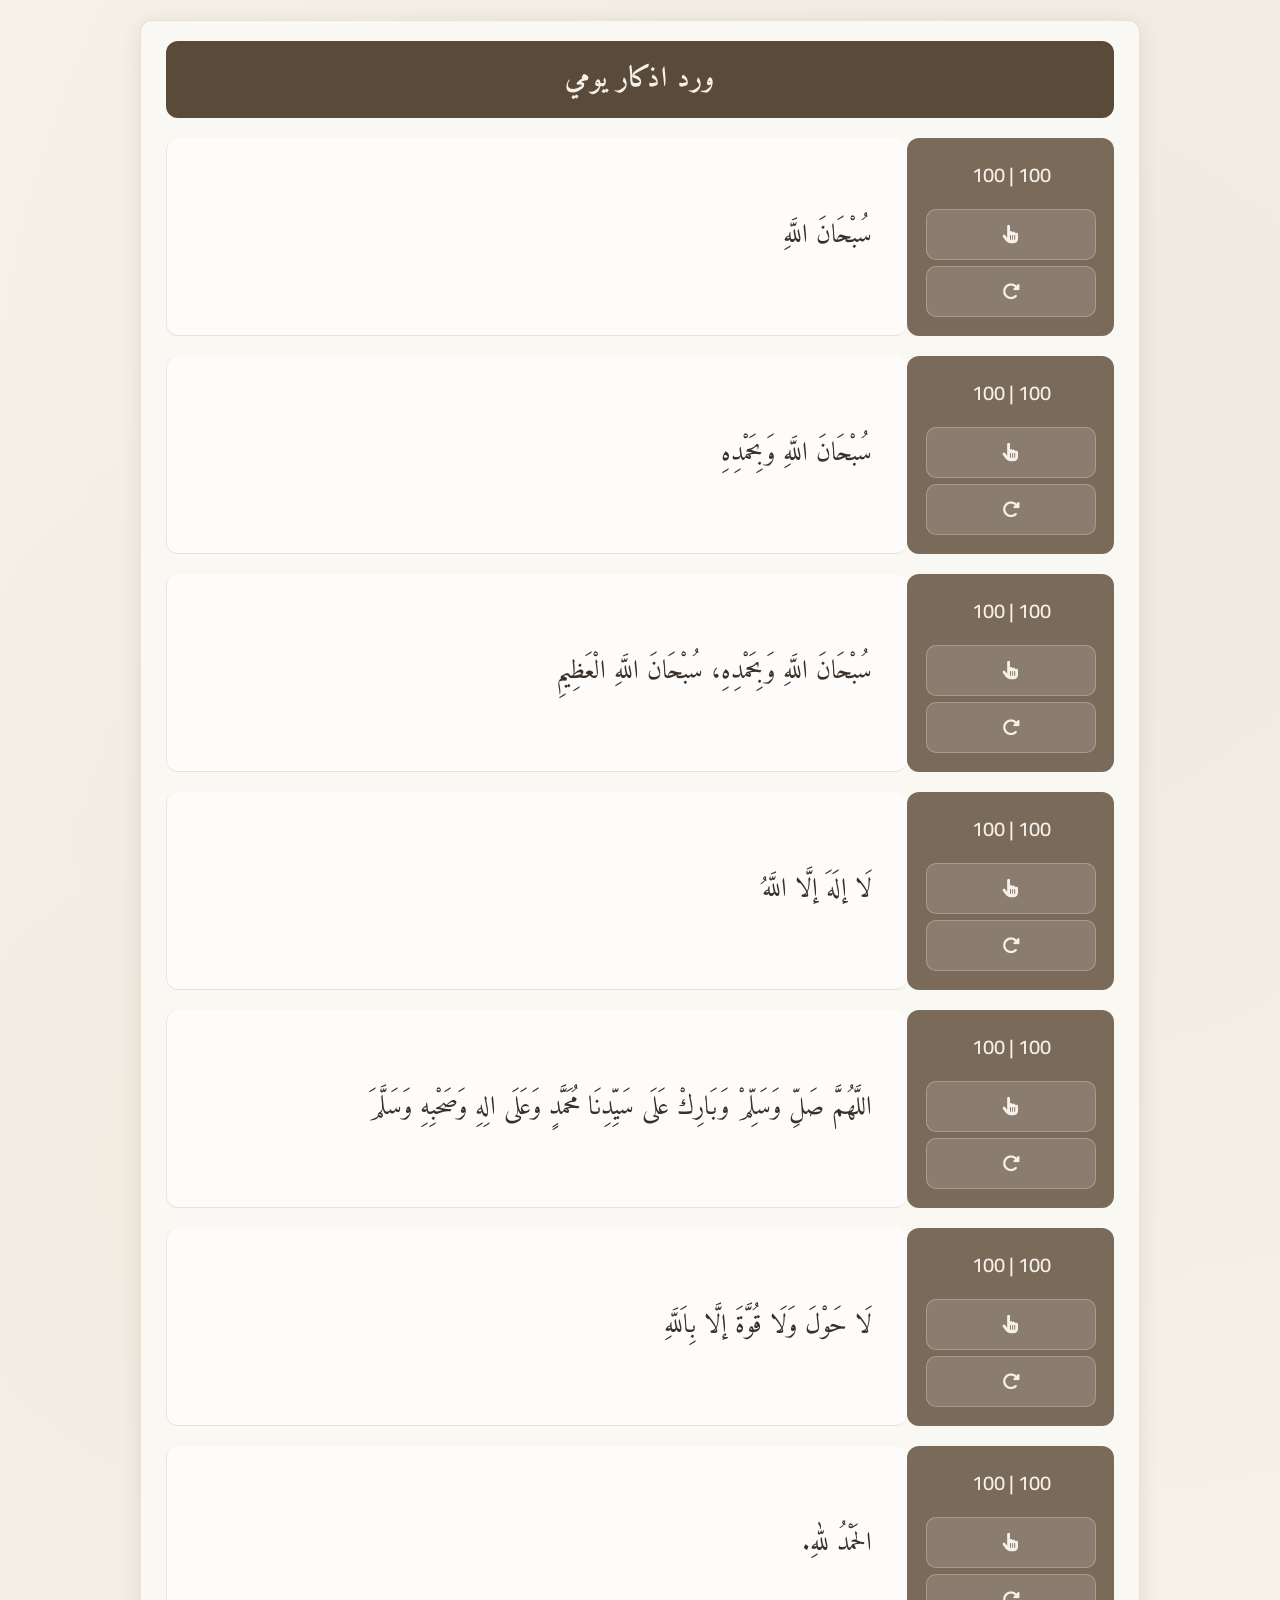
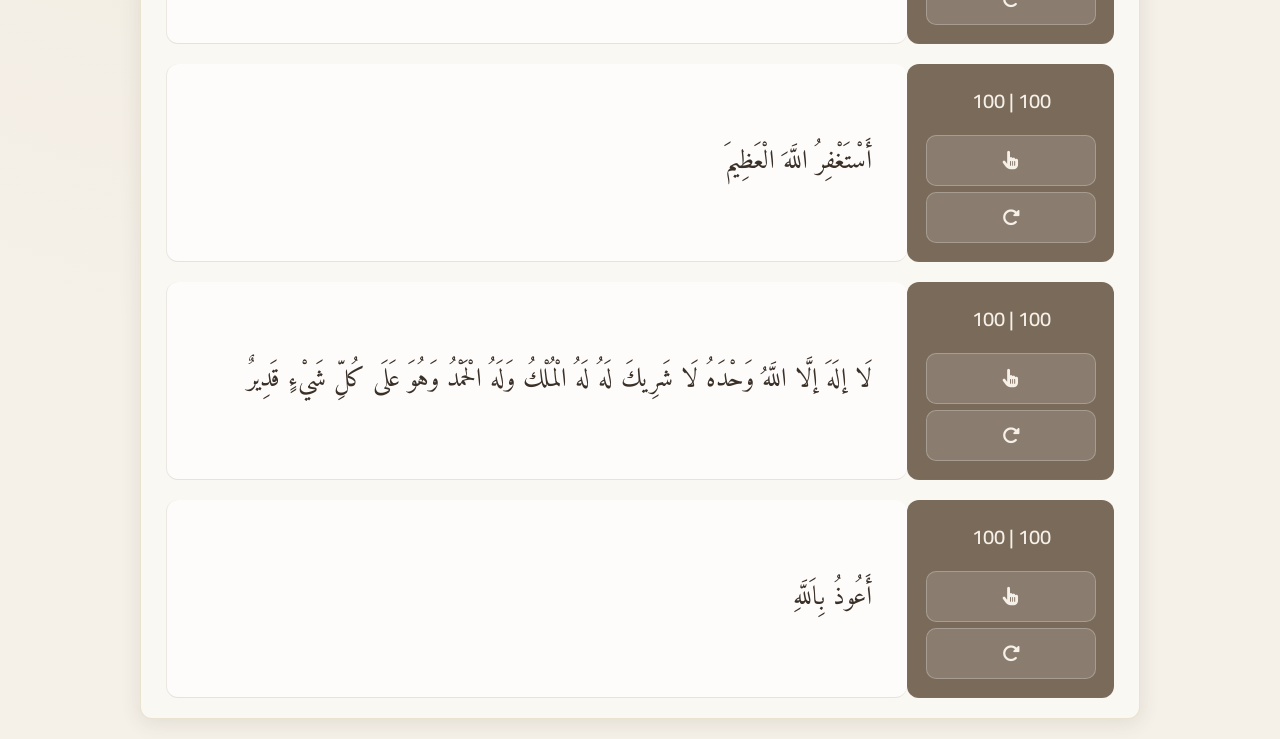
<file: pages/ورد اذكار يومي.html>
<!doctype html>
<html lang="ar">

<head>
  <meta charset="UTF-8" />
  <meta name="viewport" content="width=device-width, initial-scale=1.0" />
  <title>ورد اذكار يومي</title>

  <!-- Font Awesome Icons -->
  <link rel="stylesheet" href="https://cdnjs.cloudflare.com/ajax/libs/font-awesome/6.5.1/css/all.min.css" />
  <link href="https://fonts.googleapis.com/css2?family=Noto+Naskh+Arabic&display=swap" rel="stylesheet" />

  <link rel="stylesheet" href="../css/style.css" />
  <link rel="icon" href="../images/logo.png">
</head>

<body>
  <table>
    <thead>
      <tr>
        <th colspan="2">
          <p class="text-haed">ورد اذكار يومي</p>
        </th>
      </tr>
    </thead>

    <tbody>
      <!-- ذكر 1 -->
      <tr>
        <td class="counter_0">
          <div class="counter">100 | 100</div>

          <div class="kk">
            <button class="btn">
              <i class="fa-solid fa-hand-pointer"></i>
            </button>

            <button class="reset">
              <i class="fa-solid fa-rotate-right"></i>
            </button>
          </div>
        </td>

        <td class="text">
          <p class="text_0">سُبْحَانَ اللَّهِ</p>
        </td>
      </tr>

      <!-- ذكر 2 -->
      <tr>
        <td class="counter_0">
          <div class="counter">100 | 100</div>

          <div class="kk">
            <button class="btn">
              <i class="fa-solid fa-hand-pointer"></i>
            </button>

            <button class="reset">
              <i class="fa-solid fa-rotate-right"></i>
            </button>
          </div>
        </td>

        <td class="text">
          <p class="text_0">سُبْحَانَ اللَّهِ وَبِحَمْدِهِ</p>
        </td>
      </tr>

      <!-- ذكر 3 -->
      <tr>
        <td class="counter_0">
          <div class="counter">100 | 100</div>

          <div class="kk">
            <button class="btn">
              <i class="fa-solid fa-hand-pointer"></i>
            </button>

            <button class="reset">
              <i class="fa-solid fa-rotate-right"></i>
            </button>
          </div>
        </td>

        <td class="text">
          <p class="text_0">
            سُبْحَانَ اللَّهِ وَبِحَمْدِهِ، سُبْحَانَ اللَّهِ الْعَظِيمِ
          </p>
        </td>
      </tr>

      <!-- ذكر 4 -->
      <tr>
        <td class="counter_0">
          <div class="counter">100 | 100</div>

          <div class="kk">
            <button class="btn">
              <i class="fa-solid fa-hand-pointer"></i>
            </button>

            <button class="reset">
              <i class="fa-solid fa-rotate-right"></i>
            </button>
          </div>
        </td>

        <td class="text">
          <p class="text_0">لَا إلَهَ إلَّا اللَّهُ</p>
        </td>
      </tr>
      <!-- ذكر 5 -->
      <tr>
        <td class="counter_0">
          <div class="counter">100 | 100</div>

          <div class="kk">
            <button class="btn">
              <i class="fa-solid fa-hand-pointer"></i>
            </button>

            <button class="reset">
              <i class="fa-solid fa-rotate-right"></i>
            </button>
          </div>
        </td>

        <td class="text">
          <p class="text_0">
            اللَّهُمَّ صَلِّ وَسَلِّمْ وَبَارِكْ عَلَى سَيِّدِنَا مُحَمَّدٍ
            وَعَلَى الِهِ وَصَحْبِهِ وَسَلَّمَ
          </p>
        </td>
      </tr>

      <!-- ذكر 6 -->
      <tr>
        <td class="counter_0">
          <div class="counter">100 | 100</div>

          <div class="kk">
            <button class="btn">
              <i class="fa-solid fa-hand-pointer"></i>
            </button>

            <button class="reset">
              <i class="fa-solid fa-rotate-right"></i>
            </button>
          </div>
        </td>

        <td class="text">
          <p class="text_0">لَا حَوْلَ وَلَا قُوَّةَ إلَّا بِاَللَّهِ</p>
        </td>
      </tr>

      <!-- ذكر 7 -->
      <tr>
        <td class="counter_0">
          <div class="counter">100 | 100</div>

          <div class="kk">
            <button class="btn">
              <i class="fa-solid fa-hand-pointer"></i>
            </button>

            <button class="reset">
              <i class="fa-solid fa-rotate-right"></i>
            </button>
          </div>
        </td>

        <td class="text">
          <p class="text_0">الحَمْدُ للهِ.</p>
        </td>
      </tr>

      <!-- ذكر 8 -->
      <tr>
        <td class="counter_0">
          <div class="counter">100 | 100</div>

          <div class="kk">
            <button class="btn">
              <i class="fa-solid fa-hand-pointer"></i>
            </button>

            <button class="reset">
              <i class="fa-solid fa-rotate-right"></i>
            </button>
          </div>
        </td>

        <td class="text">
          <p class="text_0">أَسْتَغْفِرُ اللَّهَ الْعَظِيمَ</p>
        </td>
      </tr>
      <!-- ذكر 9 -->
      <tr>
        <td class="counter_0">
          <div class="counter">100 | 100</div>

          <div class="kk">
            <button class="btn">
              <i class="fa-solid fa-hand-pointer"></i>
            </button>

            <button class="reset">
              <i class="fa-solid fa-rotate-right"></i>
            </button>
          </div>
        </td>

        <td class="text">
          <p class="text_0">
            لَا إلَهَ إلَّا اللَّهُ وَحْدَهُ لَا شَرِيكَ لَهُ لَهُ الْمُلْكُ
            وَلَهُ الْحَمْدُ وَهُوَ عَلَى كُلِّ شَيْءٍ قَدِيرٌ
          </p>
        </td>
      </tr>

      <!-- ذكر 10 -->
      <tr>
        <td class="counter_0">
          <div class="counter">100 | 100</div>

          <div class="kk">
            <button class="btn">
              <i class="fa-solid fa-hand-pointer"></i>
            </button>

            <button class="reset">
              <i class="fa-solid fa-rotate-right"></i>
            </button>
          </div>
        </td>

        <td class="text">
          <p class="text_0">أَعُوذُ بِاَللَّهِ</p>
        </td>
      </tr>
    </tbody>
  </table>
  <script src="../js/script.js"></script>
</body>

</html>
</file>
<file: css/style.css>
@import url("https://fonts.googleapis.com/css2?family=Amiri:ital,wght@0,400;0,700;1,400;1,700&family=Cairo:wght@300;400;600;700&display=swap");

::-webkit-scrollbar {
  width: 10px;
}

::-webkit-scrollbar-track {
  background: #1b1b1b;
}

::-webkit-scrollbar-thumb {
  background: #5a4a3a;
  border-radius: 10px;
}

::-webkit-scrollbar-thumb:hover {
  background: #5a4a3a;
}

body {
  display: flex;
  justify-content: center;
  align-items: center;
  min-height: 100vh;
  margin: 0;
  padding: 20px;
  font-family:
    "Amiri", "Cairo", "Traditional Arabic", "Simplified Arabic", "Arial", serif;
  background: #f5f0e8;
  background-image:
    radial-gradient(
      circle at 20% 50%,
      rgba(194, 178, 128, 0.08) 0%,
      transparent 50%
    ),
    radial-gradient(
      circle at 80% 20%,
      rgba(139, 125, 107, 0.06) 0%,
      transparent 50%
    );
  box-sizing: border-box;
}

tbody tr td {
  border-bottom: 1px solid rgba(139, 125, 107, 0.2);
  border-left: 1px solid rgba(139, 125, 107, 0.15);
}

table {
  direction: rtl;
  background: #faf8f3;
  border-radius: 12px;
  box-shadow: 0 4px 20px rgba(90, 80, 60, 0.12);
  padding: 0 25px;
  border-collapse: separate;
  border-spacing: 0 20px;
  width: 1000px;
  border: 1px solid rgba(194, 178, 128, 0.3);
}

th {
  text-align: center;
  padding: 14px 40px;
  background-color: #5a4a3a;
  border-radius: 12px;
}

.counter_0 {
  width: 150px;
  text-align: center;
  border-radius: 12px;
  padding: 18px;
  background-color: #7a6a5a;
}

.text {
  border-radius: 12px;
  padding: 0 35px;
  vertical-align: middle;
  width: 600px;
  background: #fdfcfa;
}

.counter {
  font-size: 20px;
  margin-bottom: 10px;
  font-weight: 600;
  color: #f5f0e8;
  font-family: "Cairo", sans-serif;
}

button {
  width: 100%;
  margin-top: 6px;
  padding: 8px 10px;
  background: rgba(255, 255, 255, 0.12);
  border: 1px solid rgba(255, 255, 255, 0.25);
  color: #f5f0e8;
  border-radius: 10px;
  cursor: pointer;
  font-family: "Cairo", sans-serif;
  transition: all 0.2s ease;
}

dialog {
  width: 50%;
  border: none;
  border-radius: 15px;
}
.show {
  font-size: 18px;
  font-weight: 600;
}

.close {
  display: flex;
  align-items: center;
  justify-content: center;
  color: #5a4a3a;
  margin: 0 10px;
  width: 20px;
  font-size: 20px;
  position: absolute;
  top: 0;
  right: 0;
}
.dialog_text {
  margin-top: 20px;
  font-size: 20px;
}

button:hover {
  background: rgba(255, 255, 255, 0.22);
  transform: translateY(-1px);
}

button:disabled {
  opacity: 0.5;
  cursor: not-allowed;
  transform: none;
}

.done {
  color: #d4c9a8;
  font-weight: 600;
  font-size: 18px;
  font-family: "Cairo", sans-serif;
}

.btn {
  font-size: 18px;
  font-weight: 600;
}

.reset {
  font-size: 18px;
  font-weight: 600;
}

.text_0 {
  font-size: 26px;
  line-height: 1.7;
  color: #3a3028;
}

.text-haed {
  font-size: 28px;
  margin: 0;
  color: #f5f0e8;
  font-family: "Amiri", serif;
  font-weight: 700;
  letter-spacing: 1px;
}

span {
  color: #8b6914;
}

.vb {
  color: rgba(90, 80, 60, 0.5);
  font-size: 22px;
  font-family: "Cairo", sans-serif;
}

.index-body {
  margin: 0;
  height: 100vh;
  display: flex;
  justify-content: center;
  align-items: center;
  font-family: "Amiri", "Cairo", serif;
  background: #f5f0e8;
  background-image:
    radial-gradient(
      circle at 30% 70%,
      rgba(194, 178, 128, 0.1) 0%,
      transparent 50%
    ),
    radial-gradient(
      circle at 70% 30%,
      rgba(139, 125, 107, 0.08) 0%,
      transparent 50%
    );
  direction: rtl;
}

.index-container {
  background: #faf8f3;
  padding: 50px 40px;
  border-radius: 16px;
  text-align: center;
  box-shadow: 0 6px 30px rgba(90, 80, 60, 0.12);
  width: 380px;
  border: 1px solid rgba(194, 178, 128, 0.3);
}

.index-container h1 {
  color: #5a4a3a;
  margin-bottom: 35px;
  font-size: 34px;
  font-family: "Amiri", serif;
  font-weight: 700;
  letter-spacing: 1px;
}

.index-container a {
  display: block;
  text-decoration: none;
  background: #7a6a5a;
  color: #f5f0e8;
  padding: 14px;
  margin: 12px 0;
  border-radius: 10px;
  font-size: 20px;
  font-weight: 600;
  transition: all 0.25s ease;
  font-family: "Cairo", sans-serif;
  border: 1px solid rgba(194, 178, 128, 0.2);
}

.index-container a:hover {
  background: #5a4a3a;
  color: #f5f0e8;
  transform: translateY(-2px);
  box-shadow: 0 4px 15px rgba(90, 80, 60, 0.2);
}

.sadaqa-text {
  margin-top: 30px;
  padding-top: 20px;
  border-top: 1px solid rgba(194, 178, 128, 0.3);
  color: #7a6a5a;
  font-size: 16px;
  font-family: "Cairo", sans-serif;
  font-weight: 400;
  line-height: 1.8;
}

.sadaqa-text i {
  color: #8b6914;
  margin-left: 6px;
}

@media (min-width: 992px) and (max-width: 1199.98px) {
  table {
    padding: 0 25px;
    width: 900px;
  }

  th {
    padding: 12px 35px;
  }

  .counter_0 {
    width: 140px;
    padding: 16px;
  }

  .text {
    padding: 0 30px;
    width: 550px;
  }

  .counter {
    font-size: 18px;
    margin-bottom: 8px;
  }

  button {
    width: 100%;
    margin-top: 5px;
    padding: 6px 8px;
    border-radius: 10px;
  }

  .done {
    font-weight: 600;
    font-size: 16px;
  }

  .show {
    font-size: 16px;
    font-weight: 600;
  }

  .btn {
    font-size: 16px;
    font-weight: 600;
  }

  .reset {
    font-size: 16px;
    font-weight: 600;
  }

  .text_0 {
    font-size: 23px;
  }

  .text-haed {
    font-size: 25px;
  }

  .vb {
    font-size: 18px;
  }
}

@media (min-width: 768px) and (max-width: 991.98px) {
  table {
    padding: 0 20px;
    width: 750px;
  }

  th {
    padding: 10px 30px;
  }

  .counter_0 {
    width: 130px;
    padding: 14px;
  }

  .text {
    padding: 0 25px;
    width: 500px;
  }

  .counter {
    font-size: 17px;
    margin-bottom: 8px;
  }

  button {
    margin-top: 5px;
    padding: 6px 8px;
    border-radius: 10px;
  }

  .done {
    font-weight: 600;
    font-size: 16px;
  }

  .show {
    font-size: 16px;
    font-weight: 600;
  }

  .btn {
    font-size: 16px;
    font-weight: 600;
  }

  .reset {
    font-size: 16px;
    font-weight: 600;
  }

  .text_0 {
    font-size: 21px;
  }

  .text-haed {
    font-size: 23px;
  }

  .vb {
    font-size: 17px;
  }
}

@media (min-width: 576px) and (max-width: 767.98px) {
  table {
    padding: 0 15px;
    width: 100%;
  }

  th {
    padding: 10px 25px;
  }

  .counter_0 {
    width: 120px;
    padding: 14px;
  }

  .text {
    padding: 0 20px;
    width: auto;
  }

  .counter {
    font-size: 16px;
    margin-bottom: 8px;
  }

  button {
    margin-top: 5px;
    padding: 5px 8px;
    border-radius: 10px;
  }

  .show {
    font-weight: 600;
    font-size: 15px;
  }

  .done {
    font-weight: 600;
    font-size: 15px;
  }

  .btn {
    font-size: 15px;
    font-weight: 600;
  }

  .reset {
    font-size: 15px;
    font-weight: 600;
  }

  .text_0 {
    font-size: 19px;
  }

  .text-haed {
    font-size: 22px;
  }

  .vb {
    font-size: 16px;
  }
}

@media (max-width: 575.98px) {
  table {
    width: 100%;
    padding: 8px;
    border-spacing: 0 8px;
  }

  th {
    padding: 8px 20px;
  }

  tr {
    display: flex;
    flex-direction: column-reverse;
    margin-bottom: 8px;
  }

  .counter_0 {
    width: 90%;
    margin: 0 auto;
    padding: 12px;
    text-align: center;
  }

  .text {
    width: 90%;
    padding: 12px;
    text-align: center;
    border: none;
    margin: 0 auto;
  }

  .counter {
    font-size: 16px;
    margin-bottom: 8px;
  }

  button {
    margin-top: 5px;
    padding: 5px 8px;
    border-radius: 10px;
  }

  .done {
    font-weight: 600;
    font-size: 15px;
  }

    .show {
    width: 15%;
    font-size: 15px;
    font-weight: 600;
  }

  .btn {
    font-size: 15px;
    width: 85%;
    font-weight: 600;
  }

  .reset {
    width: 15%;
    font-size: 15px;
    font-weight: 600;
  }

  .text_0 {
    font-size: 20px;
    margin: 8px 0;
  }

  .text-haed {
    font-size: 22px;
    margin: 0;
  }

  .vb {
    font-size: 16px;
  }

  .kk {
    display: flex;
    justify-content: center;
    align-items: center;
    gap: 8px;
  }

  .index-container {
    width: 90%;
    padding: 30px 20px;
  }

  .index-container h1 {
    font-size: 26px;
  }

  .index-container a {
    font-size: 17px;
    padding: 12px;
  }
}
</file>
